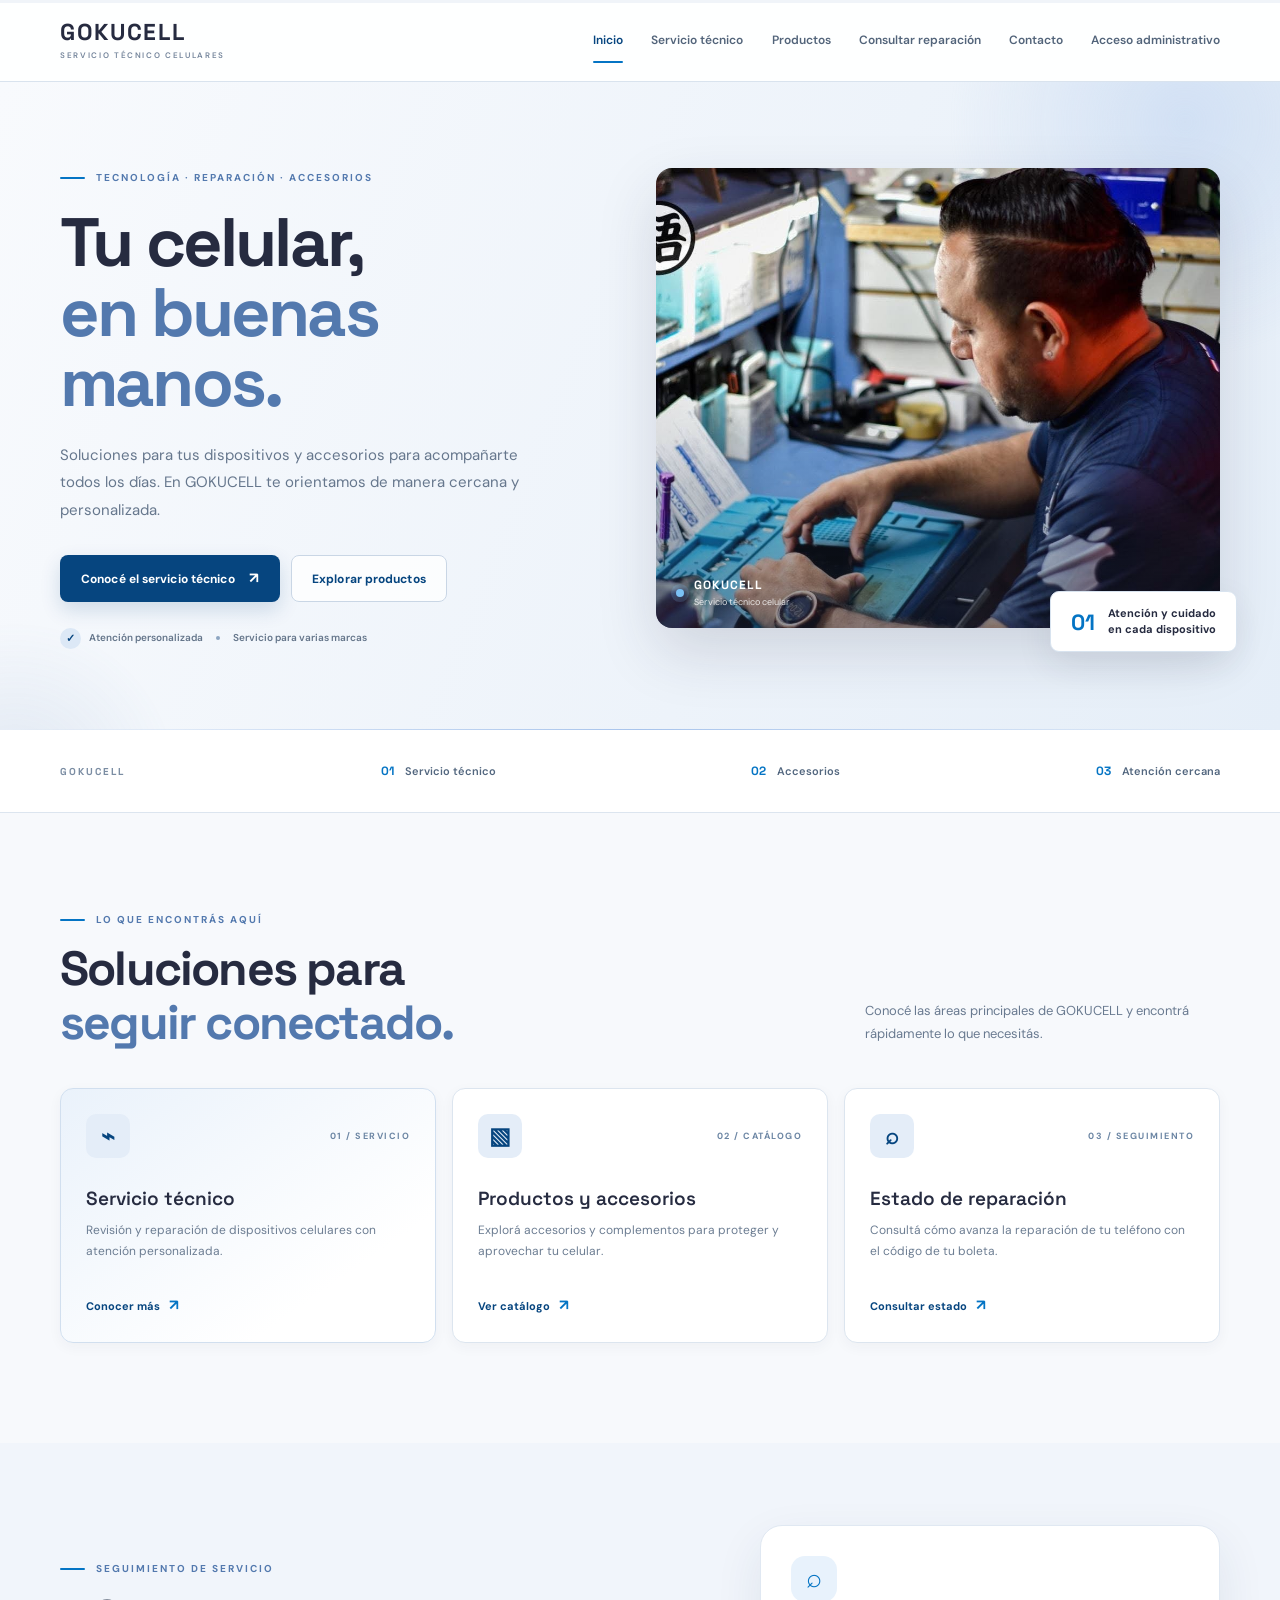
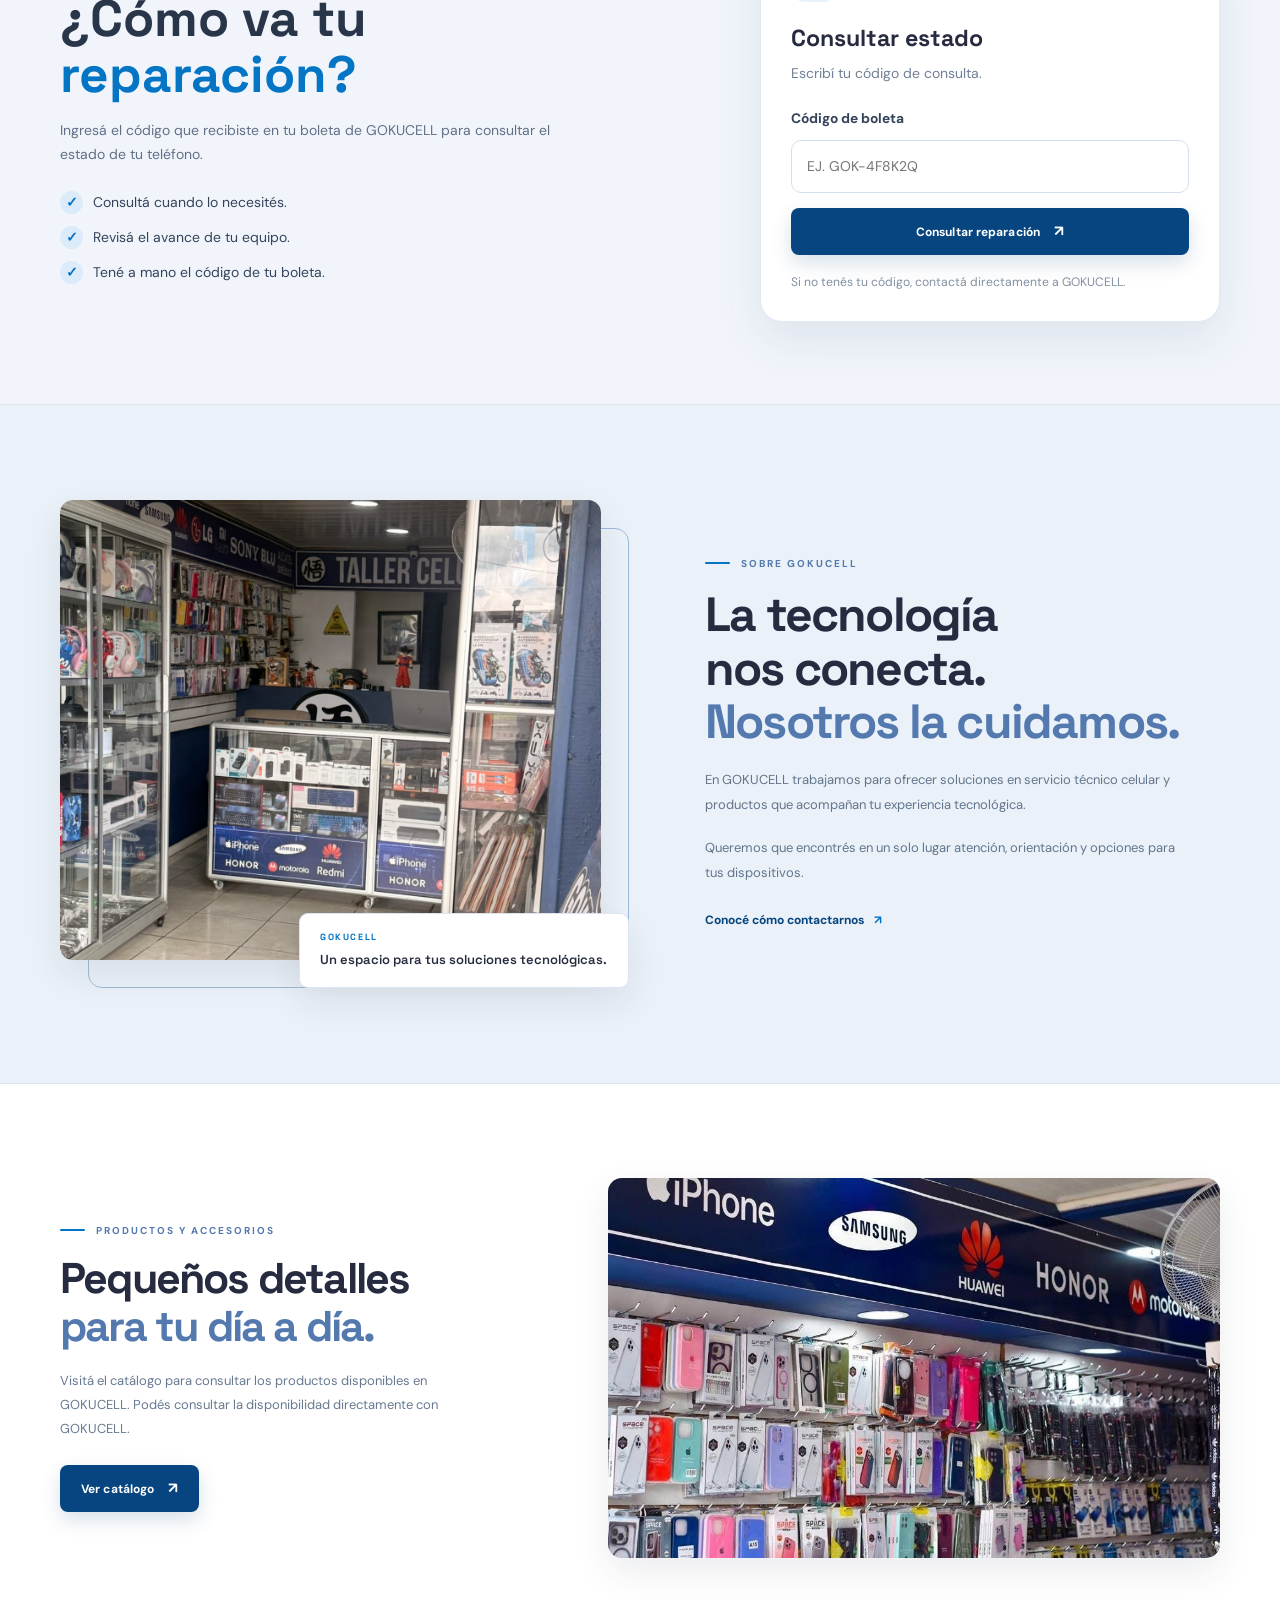
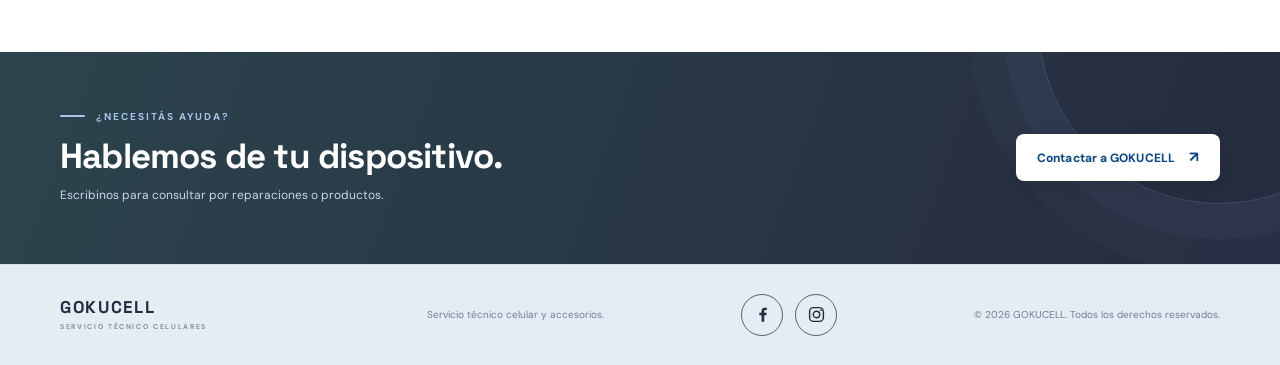
<file: index.html>
<!DOCTYPE html>
<html lang="es">
<head>
  <meta charset="UTF-8">
  <meta name="viewport" content="width=device-width, initial-scale=1.0">
  <meta name="description" content="GOKUCELL: servicio técnico celular, reparación y accesorios. Conocé nuestros servicios y accesorios.">
  <meta name="theme-color" content="#262B40">
  <title>GOKUCELL | Servicio técnico celular</title>
  <link rel="preconnect" href="https://fonts.googleapis.com">
  <link rel="preconnect" href="https://fonts.gstatic.com" crossorigin>
  <link href="https://fonts.googleapis.com/css2?family=DM+Sans:wght@400;500;600;700;800&family=Space+Grotesk:wght@500;600;700&display=swap" rel="stylesheet">
  <link rel="stylesheet" href="css/estilos.css">
</head>
<body class="public-page">
<header class="site-header">
  <div class="container nav-wrap">
    <a class="brand" href="index.html" aria-label="GOKUCELL inicio">
      <span class="brand-wordmark"><strong>GOKUCELL</strong><small>SERVICIO TÉCNICO CELULARES</small></span>
    </a>
    <button class="menu-toggle" type="button" aria-label="Abrir menú" aria-expanded="false"><span></span><span></span><span></span></button>
    <nav class="main-nav" aria-label="Navegación principal"><a class="active" href="index.html">Inicio</a>
<a href="paginas/servicio-tecnico.html">Servicio técnico</a>
<a href="paginas/productos.html">Productos</a>
<a href="#consulta-reparacion">Consultar reparación</a>
<a href="paginas/contacto.html">Contacto</a><a href="admin/login.html">Acceso administrativo</a></nav>
  </div>
</header>
<main>
  <section class="hero">
    <div class="hero-orb hero-orb-one"></div><div class="hero-orb hero-orb-two"></div>
    <div class="container hero-grid">
      <div class="hero-copy">
        <div class="eyebrow"><span class="eyebrow-line"></span> TECNOLOGÍA · REPARACIÓN · ACCESORIOS</div>
        <h1>Tu celular,<br><span>en buenas manos.</span></h1>
        <p class="hero-lead">Soluciones para tus dispositivos y accesorios para acompañarte todos los días. En GOKUCELL te orientamos de manera cercana y personalizada.</p>
        <div class="hero-actions">
          <a class="btn btn-primary" href="paginas/servicio-tecnico.html">Conocé el servicio técnico <span>↗</span></a>
          <a class="btn btn-secondary" href="paginas/productos.html">Explorar productos</a>
        </div>
        <div class="hero-meta">
          <span><i class="meta-check">✓</i> Atención personalizada</span>
          <span class="meta-separator"></span>
          <span>Servicio para varias marcas</span>
        </div>
      </div>
      <div class="hero-visual">
        <div class="hero-photo-wrap">
          <img class="hero-photo" src="img/taller-tecnico.jpg" alt="Técnico de GOKUCELL trabajando en la reparación de un celular" fetchpriority="high">
          <div class="hero-photo-label"><span class="photo-label-dot"></span><span><strong>GOKUCELL</strong><small>Servicio técnico celular</small></span></div>
        </div>
        <div class="hero-visual-caption"><span class="caption-mark">01</span><span>Atención y cuidado<br>en cada dispositivo</span></div>
      </div>
    </div>
    <div class="hero-bottom-glow"></div>
  </section>

  <section class="value-strip">
    <div class="container value-strip-inner">
      <span class="strip-label">GOKUCELL</span>
      <div><b>01</b><span>Servicio técnico</span></div>
      <div><b>02</b><span>Accesorios</span></div>
      <div><b>03</b><span>Atención cercana</span></div>
    </div>
  </section>

  <section class="section services-section" id="servicios">
    <div class="container">
      <div class="section-heading">
        <div><div class="eyebrow"><span class="eyebrow-line"></span> LO QUE ENCONTRÁS AQUÍ</div><h2>Soluciones para<br><span>seguir conectado.</span></h2></div>
        <p>Conocé las áreas principales de GOKUCELL y encontrá rápidamente lo que necesitás.</p>
      </div>
      <div class="service-cards">
        <a class="service-card service-card-feature" href="paginas/servicio-tecnico.html">
          <div class="service-card-top"><span class="card-icon">⌁</span><span class="card-number">01 / SERVICIO</span></div>
          <h3>Servicio técnico</h3><p>Revisión y reparación de dispositivos celulares con atención personalizada.</p><span class="card-link">Conocer más <b>↗</b></span>
        </a>
        <a class="service-card" href="paginas/productos.html">
          <div class="service-card-top"><span class="card-icon">▧</span><span class="card-number">02 / CATÁLOGO</span></div>
          <h3>Productos y accesorios</h3><p>Explorá accesorios y complementos para proteger y aprovechar tu celular.</p><span class="card-link">Ver catálogo <b>↗</b></span>
        </a>
        <a class="service-card" href="#consulta-reparacion">
          <div class="service-card-top"><span class="card-icon">⌕</span><span class="card-number">03 / SEGUIMIENTO</span></div>
          <h3>Estado de reparación</h3><p>Consultá cómo avanza la reparación de tu teléfono con el código de tu boleta.</p><span class="card-link">Consultar estado <b>↗</b></span>
        </a>
      </div>
    </div>
  </section>

  <section class="section repair-lookup-section" id="consulta-reparacion">
    <div class="container repair-lookup-grid">
      <div class="repair-lookup-copy">
        <div class="eyebrow"><span class="eyebrow-line"></span> SEGUIMIENTO DE SERVICIO</div>
        <h2>¿Cómo va tu<br><span>reparación?</span></h2>
        <p>Ingresá el código que recibiste en tu boleta de GOKUCELL para consultar el estado de tu teléfono.</p>
        <ul class="repair-lookup-points"><li>Consultá cuando lo necesités.</li><li>Revisá el avance de tu equipo.</li><li>Tené a mano el código de tu boleta.</li></ul>
      </div>
      <div class="repair-lookup-card">
        <div class="lookup-card-icon">⌕</div>
        <h3>Consultar estado</h3>
        <p>Escribí tu código de consulta.</p>
        <form id="repairLookupForm" class="repair-lookup-form">
          <label for="repairLookupCode">Código de boleta</label>
          <input id="repairLookupCode" name="code" type="text" placeholder="Ej. GOK-4F8K2Q" maxlength="20" autocomplete="off" required>
          <button class="btn btn-primary" type="submit">Consultar reparación <span>↗</span></button>
        </form>
        <div id="repairLookupResult" class="repair-lookup-result" aria-live="polite" hidden></div>
        <small class="lookup-note">Si no tenés tu código, contactá directamente a GOKUCELL.</small>
      </div>
    </div>
  </section>

  <section class="about-section">
    <div class="container about-grid">
      <div class="about-image-wrap">
        <img src="img/interior-local.jpg" alt="Interior del local GOKUCELL" loading="lazy">
        <div class="about-image-note"><span>GOKUCELL</span><b>Un espacio para tus soluciones tecnológicas.</b></div>
      </div>
      <div class="about-copy">
        <div class="eyebrow"><span class="eyebrow-line"></span> SOBRE GOKUCELL</div>
        <h2>La tecnología<br>nos conecta.<br><span>Nosotros la cuidamos.</span></h2>
        <p>En GOKUCELL trabajamos para ofrecer soluciones en servicio técnico celular y productos que acompañan tu experiencia tecnológica.</p>
        <p>Queremos que encontrés en un solo lugar atención, orientación y opciones para tus dispositivos.</p>
        <a class="text-link" href="paginas/contacto.html">Conocé cómo contactarnos <b>↗</b></a>
      </div>
    </div>
  </section>

  <section class="showcase-section">
    <div class="container showcase-grid">
      <div class="showcase-copy">
        <div class="eyebrow"><span class="eyebrow-line"></span> PRODUCTOS Y ACCESORIOS</div>
        <h2>Pequeños detalles<br><span>para tu día a día.</span></h2>
        <p>Visitá el catálogo para consultar los productos disponibles en GOKUCELL. Podés consultar la disponibilidad directamente con GOKUCELL.</p>
        <a class="btn btn-primary" href="paginas/productos.html">Ver catálogo <span>↗</span></a>
      </div>
      <div class="showcase-image-wrap"><img src="img/vitrina-accesorios.jpg" alt="Exhibición de productos y accesorios en GOKUCELL" loading="lazy"></div>
    </div>
  </section>

  <section class="contact-band">
    <div class="container contact-band-inner">
      <div><div class="eyebrow"><span class="eyebrow-line"></span> ¿NECESITÁS AYUDA?</div><h2>Hablemos de tu dispositivo.</h2><p>Escribinos para consultar por reparaciones o productos.</p></div>
      <a class="btn btn-light" href="paginas/contacto.html">Contactar a GOKUCELL <span>↗</span></a>
    </div>
  </section>
</main>
<footer class="site-footer">
  <div class="container footer-inner">
    <a class="brand footer-brand" href="index.html">
      <span class="brand-wordmark"><strong>GOKUCELL</strong><small>SERVICIO TÉCNICO CELULARES</small></span>
    </a>
    <p>Servicio técnico celular y accesorios.</p>

    <div class="footer-social" aria-label="Redes sociales de GOKUCELL">
      <a href="https://www.facebook.com/Goku.Cel/?locale=es_LA" target="_blank" rel="noopener noreferrer" aria-label="Facebook de GOKUCELL" title="Facebook">
        <svg viewBox="0 0 24 24" aria-hidden="true"><path d="M14.2 21v-8h2.7l.4-3.1h-3.1v-2c0-.9.3-1.5 1.6-1.5h1.7V3.6c-.3 0-1.3-.1-2.5-.1-2.5 0-4.2 1.5-4.2 4.3v2.1H8v3.1h2.8v8h3.4Z" fill="currentColor"/></svg>
      </a>
      <a href="https://www.instagram.com/gokucell4/" target="_blank" rel="noopener noreferrer" aria-label="Instagram de GOKUCELL" title="Instagram">
        <svg viewBox="0 0 24 24" aria-hidden="true"><rect x="3.3" y="3.3" width="17.4" height="17.4" rx="5" fill="none" stroke="currentColor" stroke-width="1.8"/><circle cx="12" cy="12" r="4.1" fill="none" stroke="currentColor" stroke-width="1.8"/><circle cx="17.7" cy="6.6" r="1.1" fill="currentColor"/></svg>
      </a>
    </div>
    <span class="copyright">© <span id="year"></span> GOKUCELL. Todos los derechos reservados.</span>
  </div>
</footer>
<script src="js/api.js"></script>
<script src="js/ui-effects.js"></script>
<script src="js/funciones.js"></script>
<script src="js/movimiento.js"></script>
<script src="js/whatsapp.js"></script>
<script src="js/consulta-reparacion.js"></script>
</body></html>
</file>
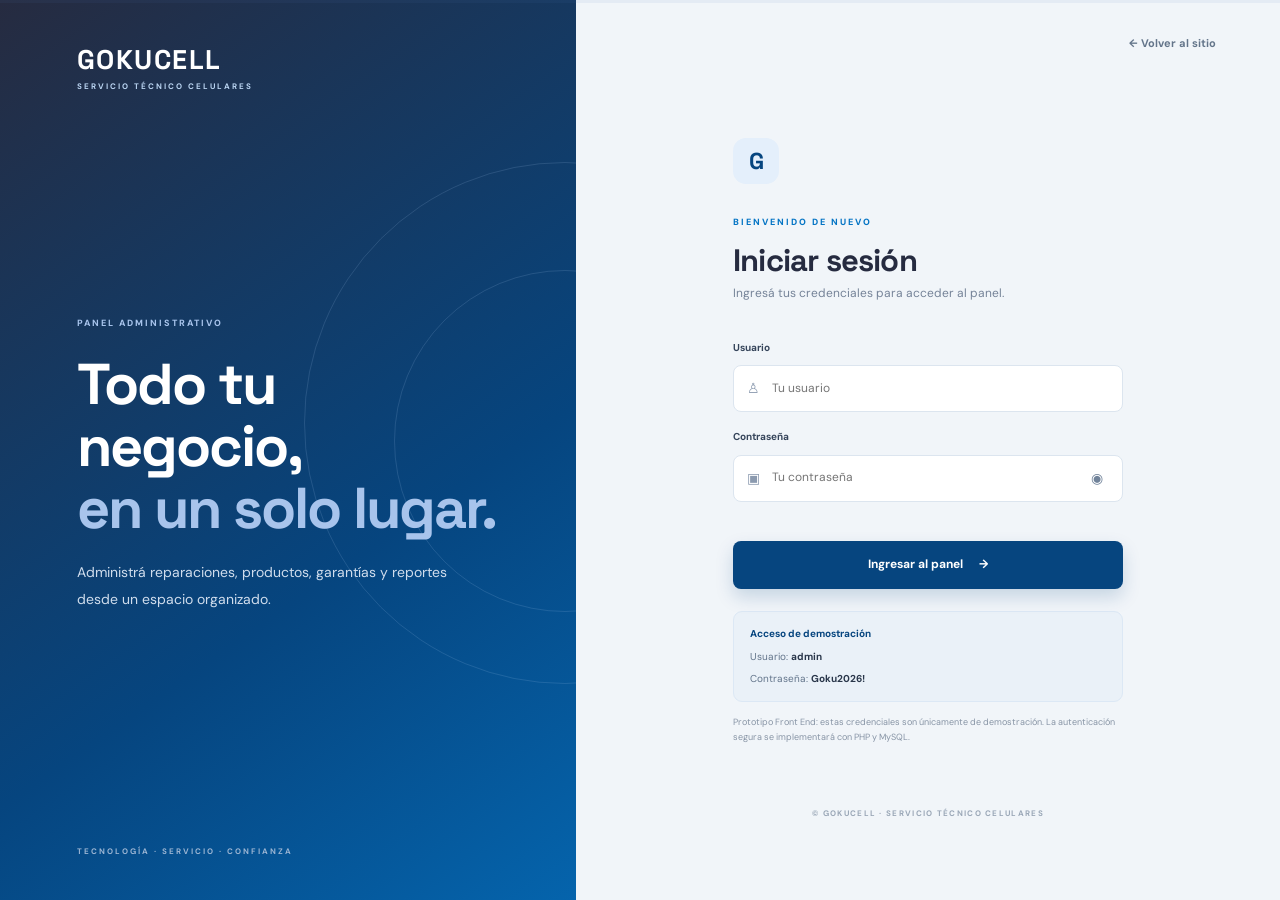
<file: admin/index.html>
<!DOCTYPE html>
<html lang="es"><head><meta charset="UTF-8"><meta name="viewport" content="width=device-width, initial-scale=1.0"><title>Panel administrativo | GOKUCELL</title>
<link rel="preconnect" href="https://fonts.googleapis.com"><link href="https://fonts.googleapis.com/css2?family=DM+Sans:wght@400;500;600;700;800&family=Space+Grotesk:wght@500;600;700&display=swap" rel="stylesheet"><link rel="stylesheet" href="../css/estilos.css"><script src="../js/auth.js"></script></head>
<body class="admin-body"><div class="admin-shell">
<aside class="admin-sidebar" aria-label="Menú administrativo">
<a class="brand admin-brand" href="../index.html"><span><strong>GOKUCELL</strong><small>PANEL ADMINISTRATIVO</small></span></a>
<div class="admin-store"><i class="store-status"></i>Panel del negocio</div><div class="admin-label">MENÚ PRINCIPAL</div>
<nav class="admin-menu">
<a class="active" href="index.html"><span>▦</span>Resumen</a><a href="telefonos.html"><span>▣</span>Teléfonos</a><a href="inventario.html"><span>▤</span>Inventario</a><a href="garantias.html"><span>◇</span>Garantías</a><a href="reportes.html"><span>▥</span>Reportes</a></nav>
<div class="admin-label">SISTEMA</div><nav class="admin-menu"><a href="../index.html"><span>↗</span>Ver sitio público</a><a href="#" data-gc-logout><span>⇥</span>Cerrar sesión</a></nav>
<div class="sidebar-bottom"><div class="sidebar-avatar">G</div><div><strong>GOKUCELL</strong><small>Administrador</small></div><span class="sidebar-dots">•••</span></div>
</aside>
<main class="admin-main">
<header class="admin-top"><button class="admin-mobile-toggle" type="button" aria-label="Abrir menú" aria-expanded="false">☰</button><div class="admin-breadcrumb"><span>GOKUCELL</span><b>/</b>Resumen</div><div class="admin-user"><span class="user-avatar">G</span><span><strong>Administrador</strong><small>Cuenta local</small></span></div></header>
<section class="admin-welcome"><div><div class="eyebrow"><i></i>CENTRO DE CONTROL</div><h1>¡Bienvenido a GOKUCELL!</h1><p>Este es el resumen general de la actividad de tu negocio.</p></div><a class="admin-primary-btn" href="telefonos.html">＋ Registrar teléfono</a></section>
<section class="admin-stat-grid">
<article class="admin-stat-card"><div class="stat-top"><span>Teléfonos en el taller</span><b class="stat-icon blue">▣</b></div><strong id="dashPhones">—</strong><small>Equipos actualmente registrados</small></article>
<article class="admin-stat-card"><div class="stat-top"><span>En reparación</span><b class="stat-icon orange">⌁</b></div><strong id="dashRepair">—</strong><small>Equipos en proceso de trabajo</small></article>
<article class="admin-stat-card"><div class="stat-top"><span>Listos para entregar</span><b class="stat-icon green">✓</b></div><strong id="dashReady">—</strong><small>Esperando ser retirados</small></article>
<article class="admin-stat-card"><div class="stat-top"><span>Productos registrados</span><b class="stat-icon purple">▤</b></div><strong id="dashProducts">0</strong><small>Artículos en el inventario</small></article></section>
<section class="admin-dashboard-grid">
<article class="admin-panel"><div class="admin-panel-heading"><div><h2>Últimos teléfonos</h2><p>Acceso rápido a los equipos registrados</p></div><a href="telefonos.html">Ver todos ↗</a></div>
<div class="admin-table-wrap"><table class="admin-table"><thead><tr><th>DISPOSITIVO</th><th>CLIENTE</th><th>ESTADO</th><th>INGRESO</th></tr></thead><tbody><tr><td colspan="4" class="empty-row"><span class="empty-symbol">▣</span><strong>Aún no hay teléfonos registrados</strong><small>Cuando agregués un equipo, aparecerá aquí.</small><a href="telefonos.html">Registrar primer teléfono ↗</a></td></tr></tbody></table></div></article>
<article class="admin-panel quick-panel"><div class="admin-panel-heading"><div><h2>Accesos rápidos</h2><p>Atajos para tareas frecuentes</p></div></div>
<a class="quick-link" href="telefonos.html"><span class="quick-icon blue">＋</span><span><strong>Registrar teléfono</strong><small>Agregar un equipo al taller</small></span><b>↗</b></a>
<a class="quick-link" href="inventario.html"><span class="quick-icon purple">▤</span><span><strong>Agregar producto</strong><small>Registrar un artículo nuevo</small></span><b>↗</b></a>
</article></section>
<div class="admin-footer-note"><i class="note-dot"></i>Prototipo Front End · Los datos de prueba se guardan localmente en este navegador.</div>
</main></div>
<script src="../js/api.js"></script>
<script src="../js/ui-effects.js"></script>
<script src="../js/dashboard.js"></script>
<script src="../js/admin-nav.js"></script><script src="../js/movimiento.js"></script>
</body></html>
</file>
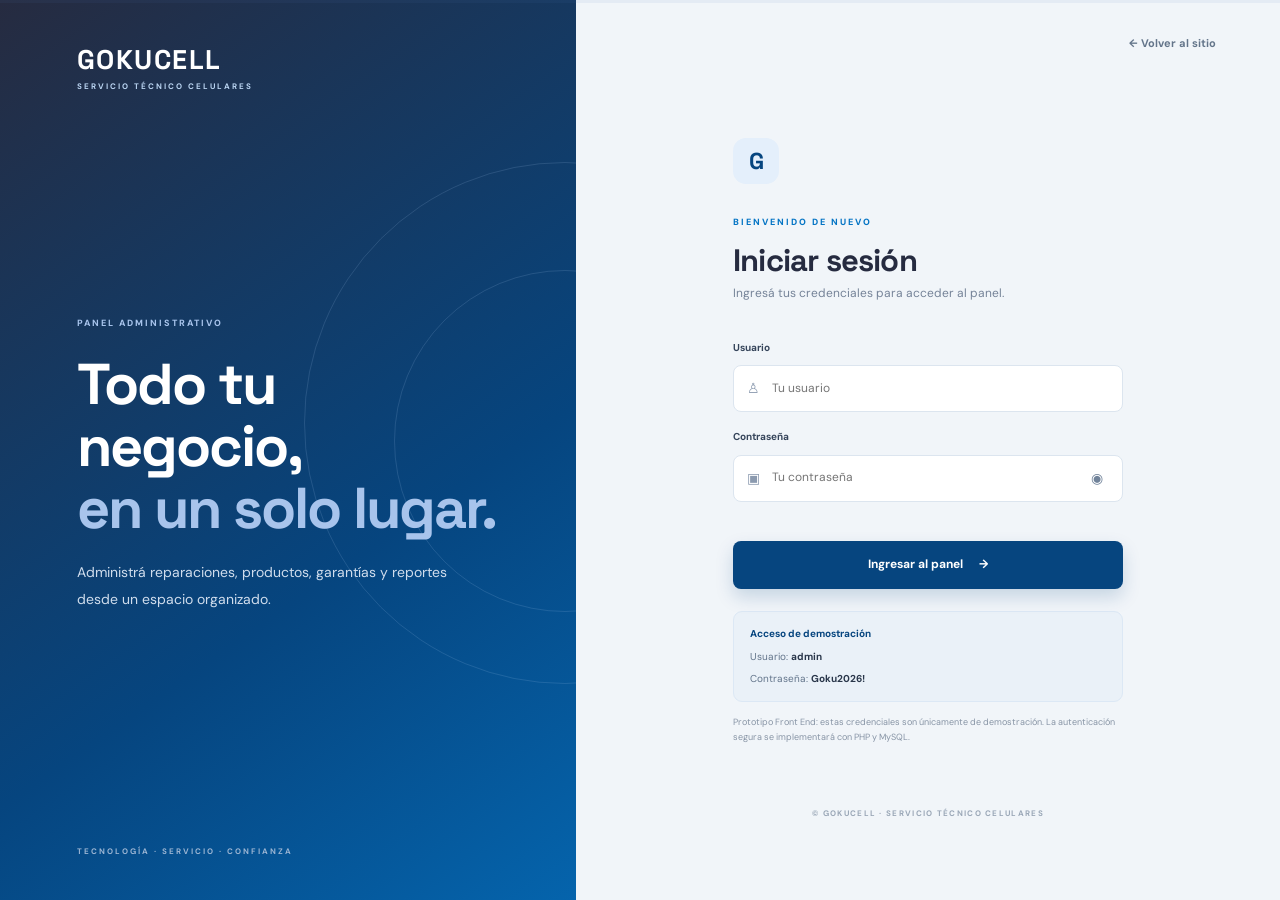
<file: admin/garantias.html>
<!DOCTYPE html><html lang="es"><head><meta charset="UTF-8"><meta name="viewport" content="width=device-width,initial-scale=1.0"><title>Garantías | GOKUCELL</title><link href="https://fonts.googleapis.com/css2?family=DM+Sans:wght@400;500;600;700&family=Space+Grotesk:wght@500;600;700&display=swap" rel="stylesheet"><link rel="stylesheet" href="../css/estilos.css"><script src="../js/auth.js"></script></head><body class="admin-body"><div class="admin-shell"><aside class="admin-sidebar" aria-label="Menú administrativo"><a class="brand admin-brand" href="index.html" aria-label="GOKUCELL, inicio del panel"><span><strong>GOKUCELL</strong><small>PANEL ADMINISTRATIVO</small></span></a><div class="admin-store"><i class="store-status"></i>Panel del negocio</div><div class="admin-label">MENÚ PRINCIPAL</div><nav class="admin-menu"><a href="index.html"><span>▦</span>Resumen</a><a href="telefonos.html"><span>▣</span>Teléfonos</a><a href="inventario.html"><span>▤</span>Inventario</a><a class="active" href="garantias.html"><span>◇</span>Garantías</a><a href="reportes.html"><span>▥</span>Reportes</a></nav><div class="admin-label">SISTEMA</div><nav class="admin-menu"><a href="../index.html"><span>↗</span>Ver sitio público</a><a href="#" data-gc-logout><span>⇥</span>Cerrar sesión</a></nav></aside><main class="admin-main"><header class="admin-top"><button class="admin-mobile-toggle" type="button" aria-label="Abrir menú" aria-expanded="false">☰</button><div class="admin-breadcrumb"><a href="index.html">GOKUCELL</a><b>/</b>Garantías</div><div class="admin-user"><span class="user-avatar">G</span><span><strong>Administrador</strong><small>Cuenta local</small></span></div></header>
<section class="admin-welcome"><div><div class="eyebrow"><i></i>SEGUIMIENTO DE SERVICIOS ENTREGADOS</div><h1>Garantías</h1><p>Cuando un teléfono se marca como entregado, su garantía aparece aquí automáticamente.</p></div><a class="phone-secondary-btn" href="telefonos.html">Ver teléfonos del taller ↗</a></section>
<section class="phone-stat-grid"><article class="phone-stat"><span class="phone-stat-icon blue">◇</span><div><small>Total de garantías</small><strong id="warTotal">0</strong></div></article><article class="phone-stat"><span class="phone-stat-icon green">✓</span><div><small>Vigentes</small><strong id="warActive">0</strong></div></article><article class="phone-stat"><span class="phone-stat-icon orange">◷</span><div><small>Por vencer (30 días)</small><strong id="warSoon">0</strong></div></article><article class="phone-stat"><span class="phone-stat-icon purple">—</span><div><small>Vencidas</small><strong id="warExpired">0</strong></div></article></section>
<section class="admin-panel phone-list-panel"><div class="phone-toolbar"><div><h2>Garantías de reparaciones</h2><p>Se crea una cobertura inicial de 1 mes a partir de la entrega. Podés ajustar cada caso.</p></div><div class="phone-filters"><label class="phone-search"><span>⌕</span><input id="warSearch" type="search" placeholder="Buscar cliente, teléfono o equipo..."></label><select id="warFilter"><option value="">Todos los estados</option><option>Vigente</option><option>Por vencer</option><option>Vencida</option></select></div></div>
<div class="phone-table-wrap"><table class="admin-table phone-table" id="warTable"><thead><tr><th>CLIENTE</th><th>TELÉFONO / SERVICIO</th><th>ENTREGADO</th><th>VENCE</th><th>TIEMPO</th><th>ESTADO</th><th>ACCIONES</th></tr></thead><tbody id="warRows"></tbody></table></div><div class="phone-empty" id="warEmpty"><span>◇</span><strong>Aún no hay garantías</strong><small>Al cambiar el estado de un teléfono a “Entregado”, su garantía aparecerá automáticamente.</small><a class="admin-primary-btn" href="telefonos.html">Ir a teléfonos</a></div></section>
<div class="admin-footer-note"><i class="note-dot"></i>Las garantías están vinculadas al registro original del teléfono. La información se almacena localmente en este prototipo.</div>
<div class="phone-modal-backdrop" id="warModal" aria-hidden="true"><section class="phone-modal" role="dialog" aria-modal="true" aria-labelledby="warModalTitle"><header class="phone-modal-header"><div><div class="eyebrow"><i></i>EDITAR COBERTURA</div><h2 id="warModalTitle">Editar garantía</h2><p>Podés ajustar el cliente, el equipo, las fechas y el período otorgado.</p></div><button class="phone-close" id="warClose" type="button" aria-label="Cerrar">×</button></header><form id="warForm"><input type="hidden" id="warId"><div class="phone-form-grid"><label>Nombre del cliente *<input id="warClient" required maxlength="100"></label><label>Contacto<input id="warContact" maxlength="25"></label><label>Teléfono / servicio *<input id="warItem" required maxlength="120"></label><label>Fecha de entrega *<input id="warStart" type="date" required></label><label>Duración (meses) *<input id="warDuration" type="number" min="0" max="120" step="1" required><small class="field-help">Al cambiarla, se actualizará el vencimiento sugerido.</small></label><label>Fecha de vencimiento *<input id="warEnd" type="date" required></label><label class="full-field">Observaciones<textarea id="warNotes" rows="3" maxlength="500" placeholder="Condiciones o notas de la garantía..."></textarea></label></div><div class="phone-form-actions"><button class="phone-secondary-btn" id="warCancel" type="button">Cancelar</button><button class="admin-primary-btn" type="submit">Guardar cambios</button></div></form></section></div>
</main></div>
<script src="../js/api.js"></script>
<script src="../js/ui-effects.js"></script>
<script src="../js/garantias.js"></script>
<script src="../js/admin-nav.js"></script>
<script src="../js/movimiento.js"></script>
</body>
</html>
</file>
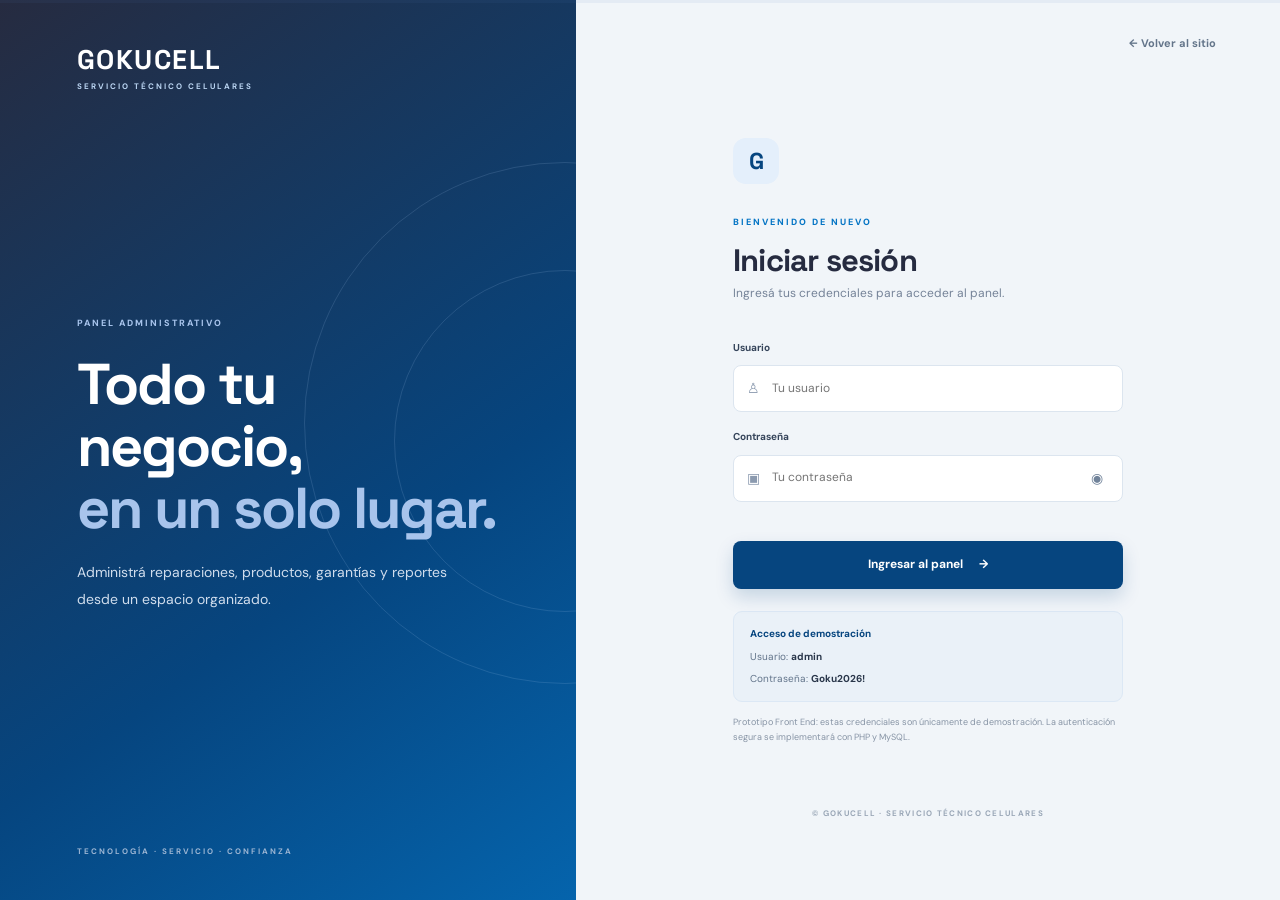
<file: admin/inventario.html>
<!DOCTYPE html>
<html lang="es"><head><meta charset="UTF-8"><meta name="viewport" content="width=device-width, initial-scale=1.0">
<title>Inventario | GOKUCELL</title>
<link href="https://fonts.googleapis.com/css2?family=DM+Sans:wght@400;500;600;700&family=Space+Grotesk:wght@500;600;700&display=swap" rel="stylesheet">
<link rel="stylesheet" href="../css/estilos.css"><script src="../js/auth.js"></script></head><body class="admin-body">
<div class="admin-shell"><aside class="admin-sidebar" aria-label="Menú administrativo">
<a class="brand admin-brand" href="index.html" aria-label="GOKUCELL, inicio del panel"><span><strong>GOKUCELL</strong><small>PANEL ADMINISTRATIVO</small></span></a>
<div class="admin-store"><i class="store-status"></i>Panel del negocio</div><div class="admin-label">MENÚ PRINCIPAL</div>
<nav class="admin-menu">
<a href="index.html"><span>▦</span>Resumen</a><a href="telefonos.html"><span>▣</span>Teléfonos</a>
<a href="inventario.html" class="active"><span>▤</span>Inventario</a>
<a href="garantias.html" class=""><span>◇</span>Garantías</a><a href="reportes.html" class=""><span>▥</span>Reportes</a></nav>
<div class="admin-label">SISTEMA</div><nav class="admin-menu"><a href="../index.html"><span>↗</span>Ver sitio público</a><a href="#" data-gc-logout><span>⇥</span>Cerrar sesión</a></nav></aside>
<main class="admin-main"><header class="admin-top"><button class="admin-mobile-toggle" type="button" aria-label="Abrir menú" aria-expanded="false">☰</button><div class="admin-breadcrumb"><a href="index.html">GOKUCELL</a><b>/</b>Inventario</div>
<div class="admin-user"><span class="user-avatar">G</span><span><strong>Administrador</strong><small>Cuenta local</small></span></div></header>
<section class="admin-welcome"><div><div class="eyebrow"><i></i>MÓDULO DE GESTIÓN</div><h1>Inventario</h1><p>Controlá los productos, accesorios y existencias del negocio.</p></div><button class="admin-primary-btn" id="invAdd" type="button">＋ Agregar producto</button></section>

<section class="phone-stat-grid">
 <article class="phone-stat"><span class="phone-stat-icon blue">▤</span><div><small>Productos registrados</small><strong id="invTotal">0</strong></div></article>
 <article class="phone-stat"><span class="phone-stat-icon orange">!</span><div><small>Stock bajo</small><strong id="invLow">0</strong></div></article>
 <article class="phone-stat"><span class="phone-stat-icon purple">$</span><div><small>Valor del inventario</small><strong id="invValue">₡0</strong></div></article>
 <article class="phone-stat"><span class="phone-stat-icon green">✓</span><div><small>Disponibles</small><strong id="invAvailable">0</strong></div></article>
</section>
<section class="admin-panel phone-list-panel"><div class="phone-toolbar"><div><h2>Productos y accesorios</h2><p>Controlá existencias, costos y precios de venta.</p></div><div class="phone-filters"><label class="phone-search"><span>⌕</span><input id="invSearch" type="search" placeholder="Buscar producto o código..."></label><select id="invCategory"><option value="">Todas las categorías</option><option>Estuches</option><option>Cargadores</option><option>Cables</option><option>Audífonos</option><option>Protectores</option><option>Power banks</option><option>Bocinas</option><option>Cargadores inalámbricos</option><option>Pilas</option><option>Repuestos</option><option>Otros</option></select></div></div>
<div class="phone-table-wrap"><table class="admin-table phone-table" id="invTable"><thead><tr><th>PRODUCTO</th><th>CÓDIGO</th><th>CATEGORÍA</th><th>EXISTENCIAS</th><th>PRECIO VENTA</th><th>ESTADO</th><th>ACCIONES</th></tr></thead><tbody id="invRows"></tbody></table></div>
<div class="phone-empty" id="invEmpty"><span>▤</span><strong>No hay productos registrados</strong><small>Agregá el primer producto al inventario.</small><button class="admin-primary-btn" id="invEmptyAdd" type="button">＋ Agregar producto</button></div></section>
<div class="admin-footer-note"><i class="note-dot"></i>Prototipo Front End: datos guardados en este navegador. La integración PHP/MySQL se realizará posteriormente.</div>
<div class="phone-modal-backdrop" id="invModal" aria-hidden="true"><section class="phone-modal" role="dialog" aria-modal="true"><header class="phone-modal-header"><div><div class="eyebrow"><i></i>CONTROL DE EXISTENCIAS</div><h2 id="invModalTitle">Agregar producto</h2><p>Registrá los datos del artículo.</p></div><button class="phone-close" id="invClose" type="button">×</button></header>
<form id="invForm"><input type="hidden" id="invId"><div class="phone-form-grid">
<label>Nombre del producto *<input id="invName" required maxlength="90" placeholder="Ej. Cargador tipo C"></label>
<label>Código / SKU<input id="invCode" maxlength="40" placeholder="Ej. CG-001"></label>
<label>Categoría *<select id="invCat" required><option value="">Seleccionar</option><option>Estuches</option><option>Cargadores</option><option>Cables</option><option>Audífonos</option><option>Protectores</option><option>Power banks</option><option>Bocinas</option><option>Cargadores inalámbricos</option><option>Pilas</option><option>Repuestos</option><option>Otros</option></select></label>
<label>Marca<input id="invBrand" maxlength="60" placeholder="Ej. Samsung"></label>
<label>Cantidad disponible *<input id="invQty" type="number" min="0" step="1" required></label>
<label>Stock mínimo<input id="invMin" type="number" min="0" step="1" value="3"></label>
<label>Precio de compra (₡) *<input id="invCost" type="number" min="0" step="0.01" required></label>
<label>Precio de venta (₡) *<input id="invPrice" type="number" min="0" step="0.01" required></label><label class="full-field">Fotografía del producto<input id="invPhoto" type="file" accept="image/*"><small class="field-help">Subí una imagen clara del producto. Se mostrará también en el catálogo público.</small><img id="invPhotoPreview" class="product-photo-preview" alt="Vista previa de la fotografía del producto" hidden></label>
</div><div class="phone-form-actions"><button class="phone-secondary-btn" id="invCancel" type="button">Cancelar</button><button class="admin-primary-btn" type="submit">Guardar producto</button></div></form></section></div>
</main></div>
<script src="../js/api.js"></script>
<script src="../js/ui-effects.js"></script>
<script src="../js/inventario.js"></script>

<script src="../js/admin-nav.js"></script><script src="../js/movimiento.js"></script></body></html>
</file>
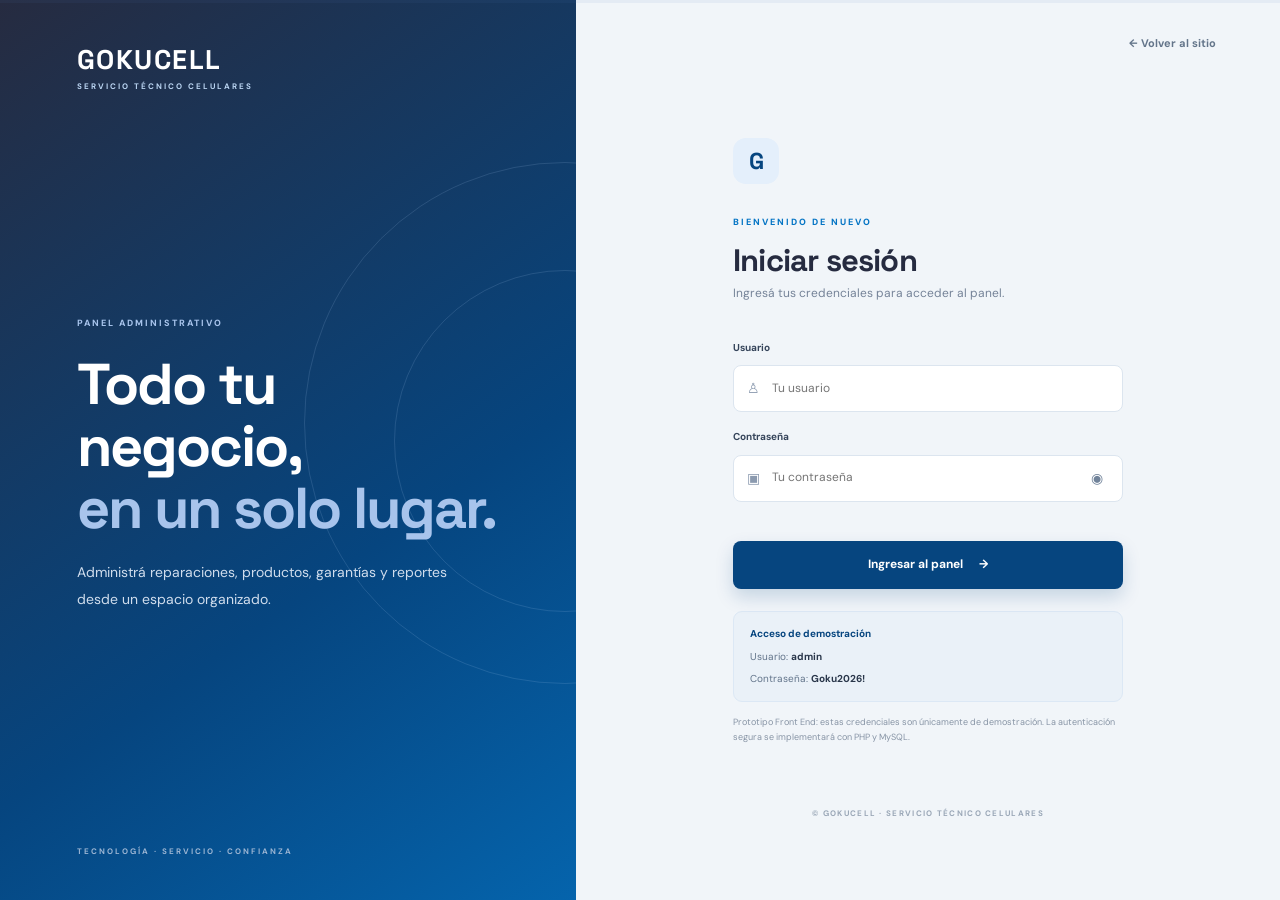
<file: admin/login.html>
<!DOCTYPE html>
<html lang="es"><head><meta charset="UTF-8"><meta name="viewport" content="width=device-width, initial-scale=1.0"><meta name="theme-color" content="#262B40"><title>Iniciar sesión | GOKUCELL</title><link rel="preconnect" href="https://fonts.googleapis.com"><link href="https://fonts.googleapis.com/css2?family=DM+Sans:wght@400;500;600;700;800&family=Space+Grotesk:wght@500;600;700&display=swap" rel="stylesheet"><link rel="stylesheet" href="../css/estilos.css"></head>
<body class="gc-login-body"><main class="gc-login-layout"><section class="gc-login-aside"><a class="gc-login-brand" href="../index.html"><strong>GOKUCELL</strong><span>SERVICIO TÉCNICO CELULARES</span></a><div class="gc-login-aside-copy"><span class="gc-login-kicker">PANEL ADMINISTRATIVO</span><h1>Todo tu negocio,<br><em>en un solo lugar.</em></h1><p>Administrá reparaciones, productos, garantías y reportes desde un espacio organizado.</p></div><div class="gc-login-aside-foot">TECNOLOGÍA · SERVICIO · CONFIANZA</div></section><section class="gc-login-main"><a class="gc-login-back" href="../index.html">← Volver al sitio</a><div class="gc-login-card"><div class="gc-login-symbol">G</div><span class="gc-login-kicker">BIENVENIDO DE NUEVO</span><h2>Iniciar sesión</h2><p class="gc-login-subtitle">Ingresá tus credenciales para acceder al panel.</p><form id="gcLoginForm" novalidate><label for="loginUser">Usuario</label><div class="gc-login-input-wrap"><span>♙</span><input id="loginUser" name="username" autocomplete="username" placeholder="Tu usuario" required></div><label for="loginPassword">Contraseña</label><div class="gc-login-input-wrap"><span>▣</span><input id="loginPassword" name="password" type="password" autocomplete="current-password" placeholder="Tu contraseña" required><button type="button" id="togglePassword" aria-label="Mostrar contraseña">◉</button></div><p class="gc-login-error" id="loginError" role="alert" aria-live="polite"></p><button class="gc-login-submit" type="submit">Ingresar al panel <span>→</span></button></form><div class="gc-login-demo"><strong>Acceso de demostración</strong><span>Usuario: <b>admin</b></span><span>Contraseña: <b>Goku2026!</b></span></div><p class="gc-login-note">Prototipo Front End: estas credenciales son únicamente de demostración. La autenticación segura se implementará con PHP y MySQL.</p></div><footer class="gc-login-footer">© GOKUCELL · SERVICIO TÉCNICO CELULARES</footer></section></main><script src="../js/auth.js"></script><script src="../js/movimiento.js"></script></body></html>
</file>
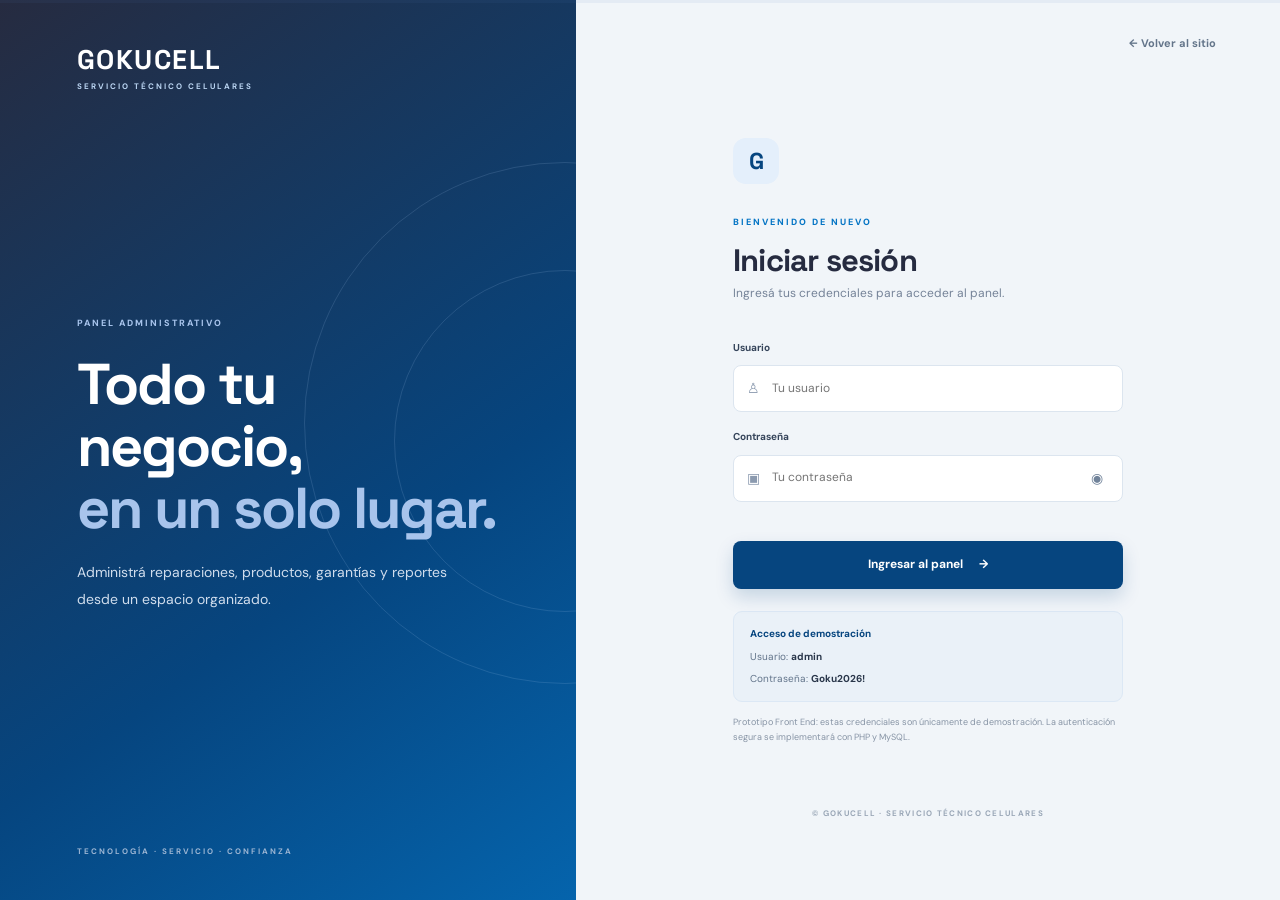
<file: admin/reportes.html>
<!DOCTYPE html>
<html lang="es"><head><meta charset="UTF-8"><meta name="viewport" content="width=device-width, initial-scale=1.0">
<title>Reportes | GOKUCELL</title>
<link href="https://fonts.googleapis.com/css2?family=DM+Sans:wght@400;500;600;700&family=Space+Grotesk:wght@500;600;700&display=swap" rel="stylesheet">
<link rel="stylesheet" href="../css/estilos.css"><script src="../js/auth.js"></script></head><body class="admin-body">
<div class="admin-shell"><aside class="admin-sidebar" aria-label="Menú administrativo">
<a class="brand admin-brand" href="index.html" aria-label="GOKUCELL, inicio del panel"><span><strong>GOKUCELL</strong><small>PANEL ADMINISTRATIVO</small></span></a>
<div class="admin-store"><i class="store-status"></i>Panel del negocio</div><div class="admin-label">MENÚ PRINCIPAL</div>
<nav class="admin-menu">
<a href="index.html"><span>▦</span>Resumen</a><a href="telefonos.html"><span>▣</span>Teléfonos</a>
<a href="inventario.html" class=""><span>▤</span>Inventario</a>
<a href="garantias.html" class=""><span>◇</span>Garantías</a><a href="reportes.html" class="active"><span>▥</span>Reportes</a></nav>
<div class="admin-label">SISTEMA</div><nav class="admin-menu"><a href="../index.html"><span>↗</span>Ver sitio público</a><a href="#" data-gc-logout><span>⇥</span>Cerrar sesión</a></nav></aside>
<main class="admin-main"><header class="admin-top"><button class="admin-mobile-toggle" type="button" aria-label="Abrir menú" aria-expanded="false">☰</button><div class="admin-breadcrumb"><a href="index.html">GOKUCELL</a><b>/</b>Reportes</div>
<div class="admin-user"><span class="user-avatar">G</span><span><strong>Administrador</strong><small>Cuenta local</small></span></div></header>
<section class="admin-welcome"><div><div class="eyebrow"><i></i>MÓDULO DE GESTIÓN</div><h1>Reportes</h1><p>Consultá resúmenes de la actividad del negocio.</p></div></section>

<section class="phone-stat-grid"><article class="phone-stat"><span class="phone-stat-icon blue">▣</span><div><small>Equipos registrados</small><strong id="repPhones">0</strong></div></article><article class="phone-stat"><span class="phone-stat-icon green">▤</span><div><small>Productos en inventario</small><strong id="repProducts">0</strong></div></article><article class="phone-stat"><span class="phone-stat-icon purple">♙</span><div><small>Teléfonos entregados</small><strong id="repDelivered">0</strong></div></article><article class="phone-stat"><span class="phone-stat-icon orange">◇</span><div><small>Garantías vigentes</small><strong id="repWarranties">0</strong></div></article></section>
<section class="admin-panel report-panel"><div class="phone-toolbar"><div><h2>Resumen de actividad</h2><p>Indicadores calculados a partir de los registros de este navegador.</p></div><div class="phone-filters"><button class="phone-secondary-btn" id="refreshReports" type="button">↻ Actualizar</button><button class="admin-primary-btn" id="printReports" type="button">Imprimir / Guardar PDF</button></div></div>
<div class="report-content"><div class="report-block"><h3>Estado de los teléfonos</h3><div id="phoneReport" class="report-bars"></div></div><div class="report-block"><h3>Inventario y alertas</h3><div id="stockReport" class="report-summary-list"></div></div><div class="report-block"><h3>Garantías</h3><div id="warrantyReport" class="report-summary-list"></div></div></div>
</section>
<div class="admin-footer-note"><i class="note-dot"></i>Los reportes reflejan los datos de prueba almacenados localmente. Se conectarán a MySQL en la siguiente etapa.</div>
</main></div>
<script src="../js/api.js"></script>
<script src="../js/ui-effects.js"></script>
<script src="../js/reportes.js"></script>

<script src="../js/admin-nav.js"></script><script src="../js/movimiento.js"></script></body></html>
</file>
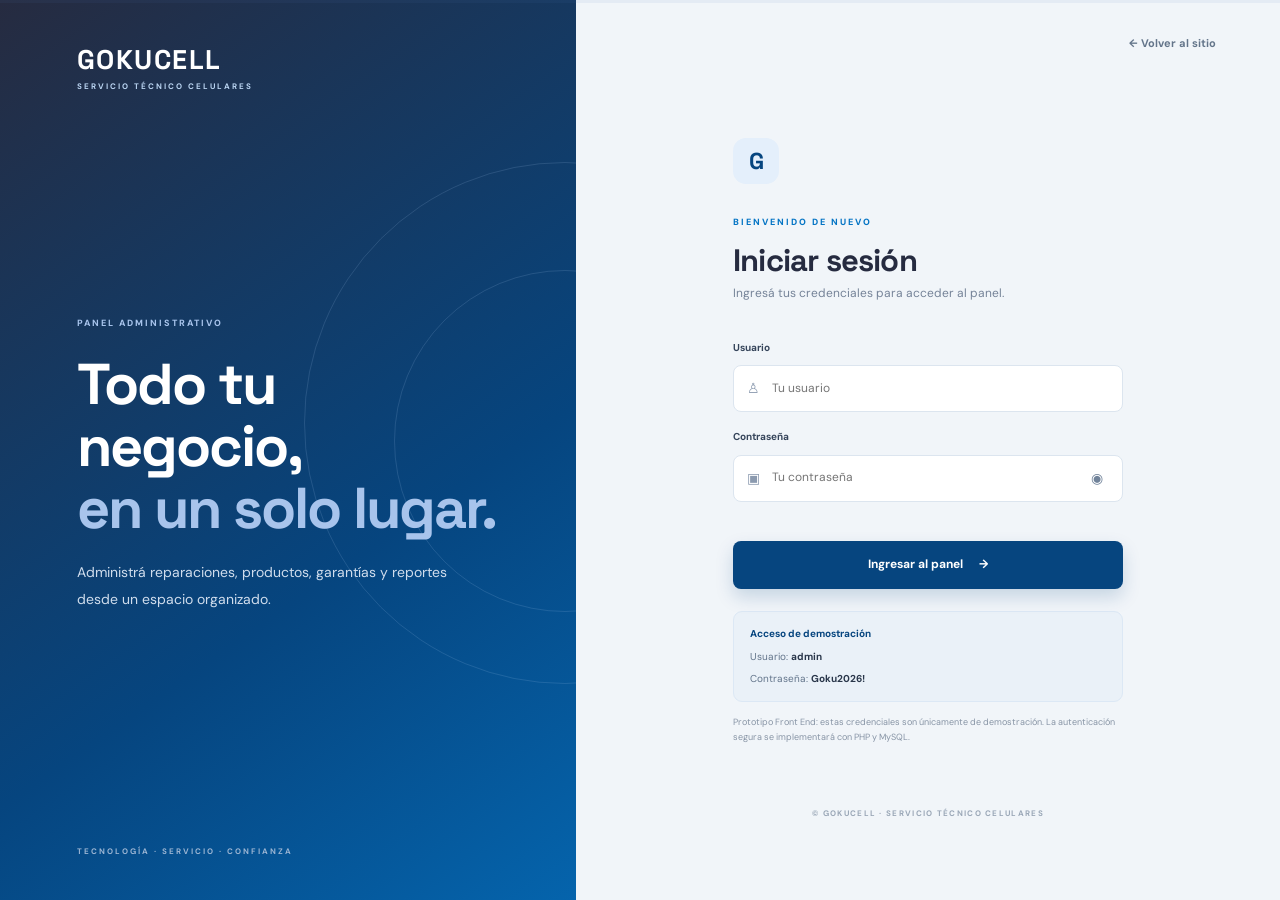
<file: admin/telefonos.html>
<!DOCTYPE html>
<html lang="es">
<head>
  <meta charset="UTF-8">
  <meta name="viewport" content="width=device-width, initial-scale=1.0">
  <title>Teléfonos | GOKUCELL</title>
  <link href="https://fonts.googleapis.com/css2?family=DM+Sans:wght@400;500;600;700&family=Space+Grotesk:wght@500;600;700&display=swap" rel="stylesheet">
  <link rel="stylesheet" href="../css/estilos.css">
<script src="../js/auth.js"></script></head>
<body class="admin-body">
<div class="admin-shell">
  <aside class="admin-sidebar" aria-label="Menú administrativo">
    <a class="brand admin-brand" href="index.html" aria-label="GOKUCELL, inicio del panel"><span><strong>GOKUCELL</strong><small>PANEL ADMINISTRATIVO</small></span></a>
    <div class="admin-store"><i class="store-status"></i>Panel del negocio</div>
    <div class="admin-label">MENÚ PRINCIPAL</div>
    <nav class="admin-menu">
      <a href="index.html"><span>▦</span>Resumen</a>
      <a class="active" href="telefonos.html"><span>▣</span>Teléfonos</a>
      <a href="inventario.html"><span>▤</span>Inventario</a>
      
      <a href="garantias.html"><span>◇</span>Garantías</a>
      <a href="reportes.html"><span>▥</span>Reportes</a>
    </nav>
    <div class="admin-label">SISTEMA</div>
    <nav class="admin-menu"><a href="../index.html"><span>↗</span>Ver sitio público</a><a href="#" data-gc-logout><span>⇥</span>Cerrar sesión</a></nav>
  </aside>

  <main class="admin-main">
    <header class="admin-top"><button class="admin-mobile-toggle" type="button" aria-label="Abrir menú" aria-expanded="false">☰</button>
      <div class="admin-breadcrumb"><a href="index.html">GOKUCELL</a><b>/</b>Teléfonos</div>
      <div class="admin-user"><span class="user-avatar">G</span><span><strong>Administrador</strong><small>Cuenta local</small></span></div>
    </header>

    <section class="admin-welcome phone-welcome">
      <div><div class="eyebrow"><i></i>MÓDULO DE GESTIÓN</div><h1>Teléfonos</h1><p>Controlá los equipos que ingresan al taller y consultá su estado en todo momento.</p></div>
      <button class="admin-primary-btn" id="newPhoneBtn" type="button">＋ Registrar teléfono</button>
    </section>

    <section class="phone-stat-grid" aria-label="Resumen de teléfonos">
      <article class="phone-stat"><span class="phone-stat-icon blue">▣</span><div><small>Total registrados</small><strong id="totalCount">0</strong></div></article>
      <article class="phone-stat"><span class="phone-stat-icon orange">◷</span><div><small>En revisión</small><strong id="reviewCount">0</strong></div></article>
      <article class="phone-stat"><span class="phone-stat-icon purple">⚙</span><div><small>En reparación</small><strong id="repairCount">0</strong></div></article>
      <article class="phone-stat"><span class="phone-stat-icon green">✓</span><div><small>Listos para entregar</small><strong id="readyCount">0</strong></div></article>
    </section>

    <section class="admin-panel phone-list-panel">
      <div class="phone-toolbar">
        <div><h2>Equipos del taller</h2><p>Consultá, filtrá y actualizá los registros.</p></div>
        <div class="phone-filters">
          <label class="phone-search"><span>⌕</span><input id="phoneSearch" type="search" placeholder="Buscar cliente, teléfono o modelo..." aria-label="Buscar teléfonos"></label>
          <select id="statusFilter" aria-label="Filtrar por estado"><option value="">Todos los estados</option><option>Recibido</option><option>En revisión</option><option>En reparación</option><option>Listo para entregar</option><option>Entregado</option></select>
        </div>
      </div>
      <div class="phone-table-wrap">
        <table class="admin-table phone-table">
          <thead><tr><th>EQUIPO</th><th>CLIENTE</th><th>INGRESO</th><th>ESTADO</th><th>CONTACTO</th><th>ACCIONES</th></tr></thead>
          <tbody id="phoneTableBody"></tbody>
        </table>
      </div>
      <div class="phone-empty" id="phoneEmpty"><span>▣</span><strong>No hay teléfonos registrados</strong><small>Cuando agregués un equipo, aparecerá en esta lista.</small><button class="admin-primary-btn" id="emptyAddBtn" type="button">＋ Registrar primer teléfono</button></div>
    </section>

    <div class="admin-footer-note"><i class="note-dot"></i>Prototipo Front End: los registros de prueba se guardan en este navegador. La conexión PHP/MySQL se integrará posteriormente.</div>
  </main>
</div>

<div class="phone-modal-backdrop" id="phoneModal" aria-hidden="true">
  <section class="phone-modal" role="dialog" aria-modal="true" aria-labelledby="modalTitle">
    <header class="phone-modal-header"><div><div class="eyebrow"><i></i>REGISTRO DE TALLER</div><h2 id="modalTitle">Registrar teléfono</h2><p>Completá la información del equipo recibido.</p></div><button class="phone-close" id="closeModalBtn" type="button" aria-label="Cerrar">×</button></header>
    <form id="phoneForm">
      <input type="hidden" id="phoneId">
      <div class="phone-form-grid">
        <label>Nombre del cliente *<input id="customerName" required maxlength="90" placeholder="Ej. Carlos Rodríguez"></label>
        <label>Teléfono de contacto *<input id="customerPhone" required type="tel" maxlength="25" placeholder="Ej. 8888-8888"></label>
        <label>Marca *<select id="phoneBrand" required><option value="">Seleccionar marca</option><option>Apple</option><option>Samsung</option><option>Motorola</option><option>Xiaomi</option><option>Huawei</option><option>Honor</option><option>OPPO</option><option>Realme</option><option>Otra</option></select></label>
        <label>Modelo *<input id="phoneModel" required maxlength="70" placeholder="Ej. iPhone 13 Pro"></label>
        <label>Fecha de ingreso *<input id="receivedDate" type="date" required></label>
        <label>Estado del equipo<select id="phoneStatus"><option>Recibido</option><option>En revisión</option><option>En reparación</option><option>Listo para entregar</option><option>Entregado</option></select></label>
        <label class="full-field">Problema reportado *<textarea id="phoneProblem" required rows="3" maxlength="500" placeholder="Describí la falla que indica el cliente..."></textarea></label>
        <label class="full-field">Diagnóstico / notas<textarea id="phoneDiagnosis" rows="3" maxlength="500" placeholder="Anotá observaciones o diagnóstico técnico (opcional)..."></textarea></label>
        <label class="full-field">Fotografía del equipo <input id="phonePhoto" type="file" accept="image/*"><small class="field-help">Opcional. La imagen se utiliza como referencia visual en este prototipo.</small><img id="photoPreview" class="phone-photo-preview" alt="Vista previa de la fotografía del equipo" hidden></label>
      </div>
      <div class="phone-form-actions"><button class="phone-secondary-btn" id="cancelModalBtn" type="button">Cancelar</button><button class="admin-primary-btn" type="submit">Guardar registro</button></div>
    </form>
  </section>
</div>

<div class="phone-modal-backdrop" id="detailModal" aria-hidden="true">
  <section class="phone-modal phone-detail-modal" role="dialog" aria-modal="true" aria-labelledby="detailTitle">
    <header class="phone-modal-header"><div><div class="eyebrow"><i></i>FICHA DEL EQUIPO</div><h2 id="detailTitle">Detalle del teléfono</h2><p>Información registrada en el taller.</p></div><button class="phone-close" id="closeDetailBtn" type="button" aria-label="Cerrar">×</button></header>
    <div id="phoneDetailContent"></div>
  </section>
</div>
   <script src="../js/api.js"></script>
   <script src="../js/ui-effects.js"></script>
   <script src="../js/telefonos.js"></script>

<script src="../js/admin-nav.js"></script><script src="../js/movimiento.js"></script></body>
</html>
</file>
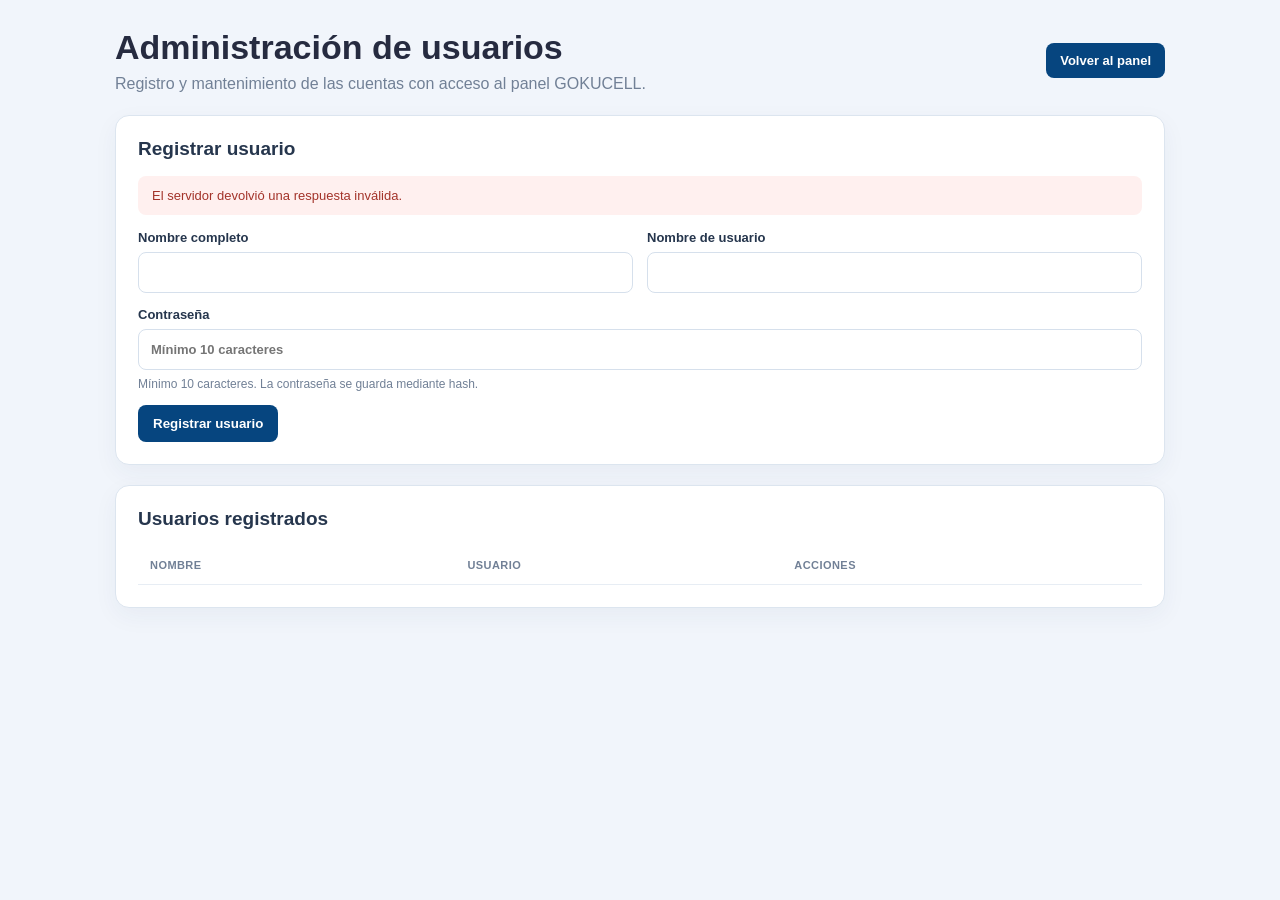
<file: admin/usuarios.html>
<!DOCTYPE html>
<html lang="es">
<head>
  <meta charset="UTF-8">
  <meta name="viewport" content="width=device-width, initial-scale=1.0">
  <title>Administrar usuarios | GOKUCELL</title>
  <style>
    :root{font-family:Arial,Helvetica,sans-serif;color:#26364d;background:#f1f5fb}
    *{box-sizing:border-box}
    body{margin:0;padding:28px 16px}
    .contenedor{max-width:1050px;margin:auto}
    .encabezado{display:flex;align-items:center;justify-content:space-between;gap:16px;margin-bottom:22px}
    h1{margin:0;color:#262b40;font-size:clamp(24px,4vw,34px)}
    .subtitulo{margin:8px 0 0;color:#718096}
    .volver{display:inline-block;padding:10px 14px;border-radius:8px;background:#06457f;color:white;text-decoration:none;font-weight:700;font-size:13px}
    .panel{background:white;border:1px solid #dce5ef;border-radius:14px;padding:22px;margin-bottom:20px;box-shadow:0 8px 24px #263b5b0d}
    h2{margin:0 0 16px;color:#26364d;font-size:19px}
    form{display:grid;grid-template-columns:repeat(2,minmax(0,1fr));gap:14px}
    label{display:grid;gap:7px;font-size:13px;font-weight:700}
    input{width:100%;padding:12px;border:1px solid #d6e0ec;border-radius:8px;font:inherit}
    input:focus{outline:2px solid #c5def7;border-color:#0474c4}
    .ancho{grid-column:1/-1}
    .ayuda{font-size:12px;color:#718096;font-weight:400}
    .acciones-form{display:flex;gap:10px;align-items:center}
    button{border:0;border-radius:8px;padding:11px 15px;font-weight:700;cursor:pointer}
    button:disabled{opacity:.5;cursor:not-allowed}
    .primario{background:#06457f;color:#fff}
    .secundario{background:#e8f1fb;color:#06457f;margin-right:6px}
    .peligro{background:#fff0ef;color:#a3332a}
    .tabla-wrap{overflow-x:auto}
    table{width:100%;border-collapse:collapse;min-width:550px}
    th,td{padding:13px 12px;text-align:left;border-bottom:1px solid #e7edf4;font-size:13px}
    th{color:#718096;font-size:11px;letter-spacing:.04em}
    .acciones{white-space:nowrap}
    .mensaje{padding:12px 14px;border-radius:8px;margin:0 0 15px;font-size:13px}
    .mensaje[hidden]{display:none}
    .mensaje.error{background:#fff0ef;color:#a3332a}
    .mensaje.exito{background:#eaf7ef;color:#216b3b}
    .vacio{padding:18px;text-align:center;color:#718096}
    @media(max-width:650px){body{padding:18px 12px}.encabezado{align-items:flex-start;flex-direction:column}form{grid-template-columns:1fr}.ancho{grid-column:auto}.panel{padding:17px}}
  </style>
</head>
<body>
  <main class="contenedor">
    <header class="encabezado">
      <div>
        <h1>Administración de usuarios</h1>
        <p class="subtitulo">Registro y mantenimiento de las cuentas con acceso al panel GOKUCELL.</p>
      </div>
      <a class="volver" href="índice.html">Volver al panel</a>
    </header>

    <section class="panel">
      <h2 id="tituloFormulario">Registrar usuario</h2>
      <div id="mensajeUsuarios" class="mensaje" role="status" hidden></div>
      <form id="formUsuario">
        <label>Nombre completo
          <input id="nombre" maxlength="100" autocomplete="name" required>
        </label>
        <label>Nombre de usuario
          <input id="usuario" minlength="3" maxlength="50" autocomplete="username" required>
        </label>
        <label class="ancho">Contraseña
          <input id="contrasena" type="password" minlength="10" autocomplete="new-password" required>
          <span class="ayuda" id="ayudaContrasena">Mínimo 10 caracteres. La contraseña se guarda mediante hash.</span>
        </label>
        <div class="acciones-form ancho">
          <button class="primario" id="guardarUsuario" type="submit">Registrar usuario</button>
          <button class="secundario" id="cancelarEdicion" type="button" hidden>Cancelar edición</button>
        </div>
      </form>
    </section>

    <section class="panel">
      <h2>Usuarios registrados</h2>
      <p id="sinUsuarios" class="vacio" hidden>No hay usuarios registrados.</p>
      <div class="tabla-wrap">
        <table id="tablaUsuarios">
          <thead><tr><th>NOMBRE</th><th>USUARIO</th><th>ACCIONES</th></tr></thead>
          <tbody id="filasUsuarios"></tbody>
        </table>
      </div>
    </section>
  </main>
  <script src="../js/api.js"></script>
  <script src="../js/usuarios.js"></script>
</body>
</html>
</file>
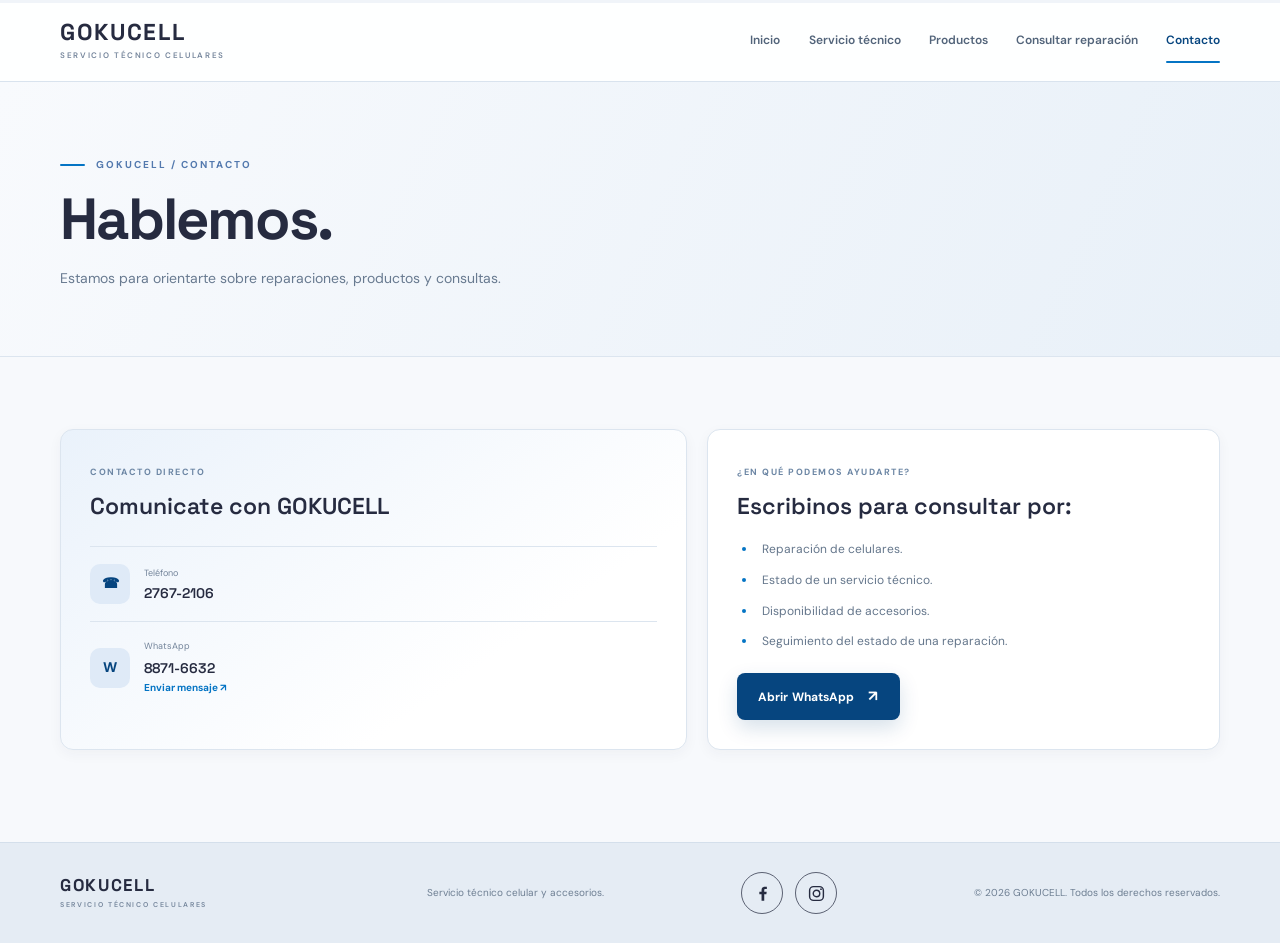
<file: paginas/contacto.html>
<!DOCTYPE html>
<html lang="es"><head><meta charset="UTF-8"><meta name="viewport" content="width=device-width, initial-scale=1.0">
<meta name="description" content="Contactá a GOKUCELL por teléfono o WhatsApp.">
<title>Contacto | GOKUCELL</title>
<link rel="preconnect" href="https://fonts.googleapis.com"><link rel="preconnect" href="https://fonts.gstatic.com" crossorigin>
<link href="https://fonts.googleapis.com/css2?family=DM+Sans:wght@400;500;600;700;800&family=Space+Grotesk:wght@500;600;700&display=swap" rel="stylesheet"><link rel="stylesheet" href="../css/estilos.css"></head>
<body class="public-page">
<header class="site-header">
  <div class="container nav-wrap">
    <a class="brand" href="../index.html" aria-label="GOKUCELL inicio">
      <span class="brand-wordmark"><strong>GOKUCELL</strong><small>SERVICIO TÉCNICO CELULARES</small></span>
    </a>
    <button class="menu-toggle" type="button" aria-label="Abrir menú" aria-expanded="false"><span></span><span></span><span></span></button>
    <nav class="main-nav" aria-label="Navegación principal"><a href="../index.html">Inicio</a>
<a href="servicio-tecnico.html">Servicio técnico</a>
<a href="productos.html">Productos</a>
<a href="../index.html#consulta-reparacion">Consultar reparación</a>
<a class="active" href="contacto.html">Contacto</a></nav>
  </div>
</header>
<main>
  <section class="page-hero"><div class="container"><div class="eyebrow"><span class="eyebrow-line"></span> GOKUCELL / CONTACTO</div><h1>Hablemos.</h1><p>Estamos para orientarte sobre reparaciones, productos y consultas.</p></div></section>
  <section class="content-section"><div class="container contact-page-grid">
    <article class="content-card contact-main-card"><span class="card-number">CONTACTO DIRECTO</span><h2>Comunicate con GOKUCELL</h2><div class="contact-info">
      <div class="contact-item"><span class="contact-icon">☎</span><div><small>Teléfono</small><strong>2767-2106</strong></div></div>
      <div class="contact-item"><span class="contact-icon">W</span><div><small>WhatsApp</small><a class="contact-whatsapp-link" href="https://wa.me/50688716632?text=Hola%20GOKUCELL%2C%20quisiera%20hacer%20una%20consulta." target="_blank" rel="noopener noreferrer"><strong>8871-6632</strong><span>Enviar mensaje ↗</span></a></div></div>
    </div></article>
    <article class="content-card"><span class="card-number">¿EN QUÉ PODEMOS AYUDARTE?</span><h2>Escribinos para consultar por:</h2><ul class="simple-list"><li>Reparación de celulares.</li><li>Estado de un servicio técnico.</li><li>Disponibilidad de accesorios.</li><li>Seguimiento del estado de una reparación.</li></ul><a class="btn btn-primary" href="https://wa.me/50688716632?text=Hola%20GOKUCELL%2C%20quisiera%20hacer%20una%20consulta." target="_blank" rel="noopener noreferrer">Abrir WhatsApp <span>↗</span></a></article>
  </div></section>
</main>
<footer class="site-footer">
  <div class="container footer-inner">
    <a class="brand footer-brand" href="../index.html">
      <span class="brand-wordmark"><strong>GOKUCELL</strong><small>SERVICIO TÉCNICO CELULARES</small></span>
    </a>
    <p>Servicio técnico celular y accesorios.</p>

    <div class="footer-social" aria-label="Redes sociales de GOKUCELL">
      <a href="https://www.facebook.com/Goku.Cel/?locale=es_LA" target="_blank" rel="noopener noreferrer" aria-label="Facebook de GOKUCELL" title="Facebook">
        <svg viewBox="0 0 24 24" aria-hidden="true"><path d="M14.2 21v-8h2.7l.4-3.1h-3.1v-2c0-.9.3-1.5 1.6-1.5h1.7V3.6c-.3 0-1.3-.1-2.5-.1-2.5 0-4.2 1.5-4.2 4.3v2.1H8v3.1h2.8v8h3.4Z" fill="currentColor"/></svg>
      </a>
      <a href="https://www.instagram.com/gokucell4/" target="_blank" rel="noopener noreferrer" aria-label="Instagram de GOKUCELL" title="Instagram">
        <svg viewBox="0 0 24 24" aria-hidden="true"><rect x="3.3" y="3.3" width="17.4" height="17.4" rx="5" fill="none" stroke="currentColor" stroke-width="1.8"/><circle cx="12" cy="12" r="4.1" fill="none" stroke="currentColor" stroke-width="1.8"/><circle cx="17.7" cy="6.6" r="1.1" fill="currentColor"/></svg>
      </a>
    </div>
    <span class="copyright">© <span id="year"></span> GOKUCELL. Todos los derechos reservados.</span>
  </div>
</footer>
<script src="../js/ui-effects.js"></script>
<script src="../js/funciones.js"></script>

<script src="../js/movimiento.js"></script>
<script src="../js/whatsapp.js"></script>
</body></html>
</file>
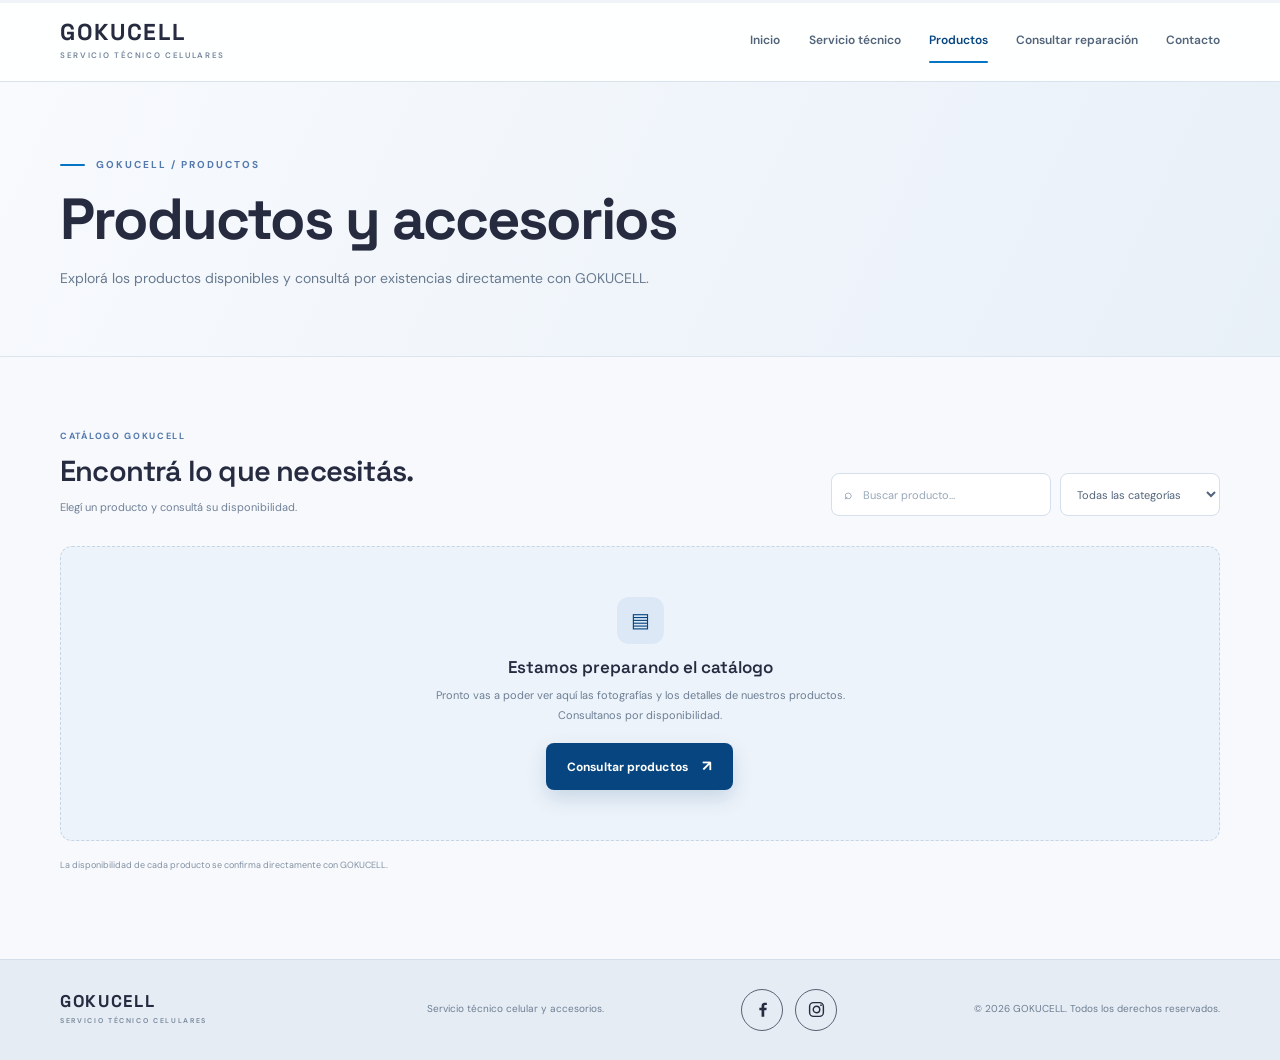
<file: paginas/productos.html>
<!DOCTYPE html>
<html lang="es"><head><meta charset="UTF-8"><meta name="viewport" content="width=device-width, initial-scale=1.0">
<meta name="description" content="Catálogo de productos y accesorios de GOKUCELL. Consultá disponibilidad de productos.">
<title>Productos y accesorios | GOKUCELL</title>
<link rel="preconnect" href="https://fonts.googleapis.com"><link rel="preconnect" href="https://fonts.gstatic.com" crossorigin>
<link href="https://fonts.googleapis.com/css2?family=DM+Sans:wght@400;500;600;700;800&family=Space+Grotesk:wght@500;600;700&display=swap" rel="stylesheet"><link rel="stylesheet" href="../css/estilos.css"></head>
<body class="public-page">
<header class="site-header">
  <div class="container nav-wrap">
    <a class="brand" href="../index.html" aria-label="GOKUCELL inicio">
      <span class="brand-wordmark"><strong>GOKUCELL</strong><small>SERVICIO TÉCNICO CELULARES</small></span>
    </a>
    <button class="menu-toggle" type="button" aria-label="Abrir menú" aria-expanded="false"><span></span><span></span><span></span></button>
    <nav class="main-nav" aria-label="Navegación principal"><a href="../index.html">Inicio</a>
<a href="servicio-tecnico.html">Servicio técnico</a>
<a class="active" href="productos.html">Productos</a>
<a href="../index.html#consulta-reparacion">Consultar reparación</a>
<a href="contacto.html">Contacto</a></nav>
  </div>
</header>
<main>
  <section class="page-hero"><div class="container"><div class="eyebrow"><span class="eyebrow-line"></span> GOKUCELL / PRODUCTOS</div><h1>Productos y accesorios</h1><p>Explorá los productos disponibles y consultá por existencias directamente con GOKUCELL.</p></div></section>
  <section class="catalog-section"><div class="container">
    <div class="catalog-toolbar"><div><span class="catalog-kicker">CATÁLOGO GOKUCELL</span><h2>Encontrá lo que necesitás.</h2><p>Elegí un producto y consultá su disponibilidad.</p></div><div class="catalog-controls"><label class="catalog-search"><span>⌕</span><input id="catalogSearch" type="search" placeholder="Buscar producto..." aria-label="Buscar producto"></label><select id="catalogCategory" aria-label="Filtrar por categoría"><option value="">Todas las categorías</option></select></div></div>
    <div class="catalog-grid" id="catalogGrid"></div>
    <div class="catalog-empty" id="catalogEmpty"><span class="catalog-empty-icon">▤</span><h3>Estamos preparando el catálogo</h3><p>Los productos se irán mostrando aquí conforme se agreguen al inventario de GOKUCELL.</p><a class="btn btn-primary" href="contacto.html">Consultar productos <span>↗</span></a></div>
    <p class="catalog-footnote">La disponibilidad de cada producto se confirma directamente con GOKUCELL.</p>
  </div></section>
</main>
<footer class="site-footer">
  <div class="container footer-inner">
    <a class="brand footer-brand" href="../index.html">
      <span class="brand-wordmark"><strong>GOKUCELL</strong><small>SERVICIO TÉCNICO CELULARES</small></span>
    </a>
    <p>Servicio técnico celular y accesorios.</p>

    <div class="footer-social" aria-label="Redes sociales de GOKUCELL">
      <a href="https://www.facebook.com/Goku.Cel/?locale=es_LA" target="_blank" rel="noopener noreferrer" aria-label="Facebook de GOKUCELL" title="Facebook">
        <svg viewBox="0 0 24 24" aria-hidden="true"><path d="M14.2 21v-8h2.7l.4-3.1h-3.1v-2c0-.9.3-1.5 1.6-1.5h1.7V3.6c-.3 0-1.3-.1-2.5-.1-2.5 0-4.2 1.5-4.2 4.3v2.1H8v3.1h2.8v8h3.4Z" fill="currentColor"/></svg>
      </a>
      <a href="https://www.instagram.com/gokucell4/" target="_blank" rel="noopener noreferrer" aria-label="Instagram de GOKUCELL" title="Instagram">
        <svg viewBox="0 0 24 24" aria-hidden="true"><rect x="3.3" y="3.3" width="17.4" height="17.4" rx="5" fill="none" stroke="currentColor" stroke-width="1.8"/><circle cx="12" cy="12" r="4.1" fill="none" stroke="currentColor" stroke-width="1.8"/><circle cx="17.7" cy="6.6" r="1.1" fill="currentColor"/></svg>
      </a>
    </div>
    <span class="copyright">© <span id="year"></span> GOKUCELL. Todos los derechos reservados.</span>
  </div>
</footer>
<script src="../js/api.js"></script>
<script src="../js/ui-effects.js"></script>
<script src="../js/funciones.js"></script>
<script src="../js/catalogo.js"></script>
<script src="../js/movimiento.js"></script>
<script src="../js/whatsapp.js"></script>
</body></html>
</file>
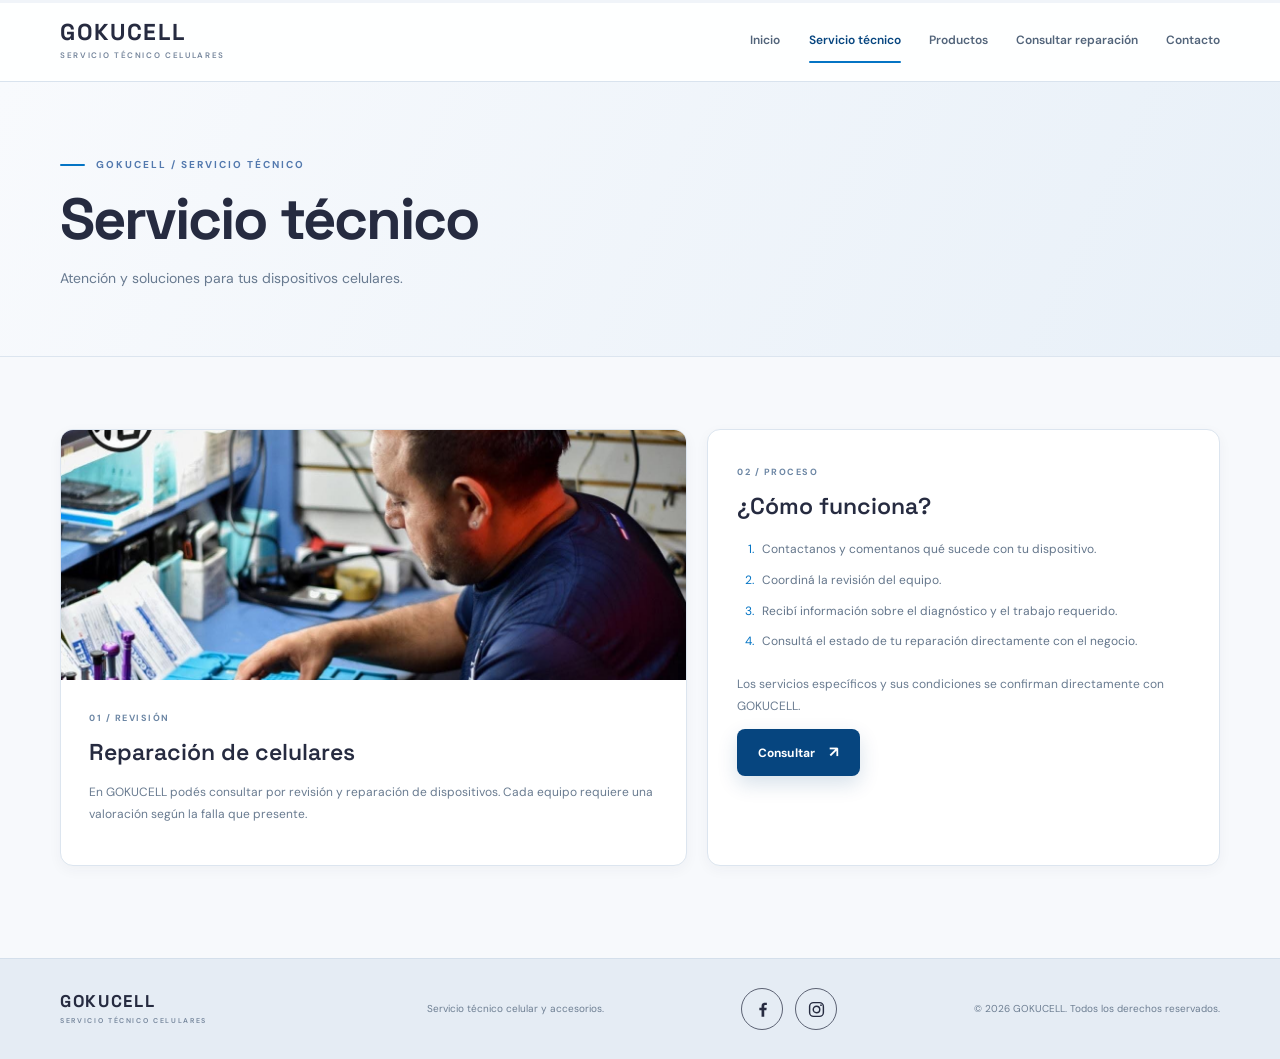
<file: paginas/servicio-tecnico.html>
<!DOCTYPE html>
<html lang="es"><head><meta charset="UTF-8"><meta name="viewport" content="width=device-width, initial-scale=1.0">
<meta name="description" content="Servicio técnico celular en GOKUCELL. Consultá por revisión y reparación.">
<title>Servicio técnico | GOKUCELL</title>
<link rel="preconnect" href="https://fonts.googleapis.com"><link rel="preconnect" href="https://fonts.gstatic.com" crossorigin>
<link href="https://fonts.googleapis.com/css2?family=DM+Sans:wght@400;500;600;700;800&family=Space+Grotesk:wght@500;600;700&display=swap" rel="stylesheet"><link rel="stylesheet" href="../css/estilos.css"></head>
<body class="public-page">
<header class="site-header">
  <div class="container nav-wrap">
    <a class="brand" href="../index.html" aria-label="GOKUCELL inicio">
      <span class="brand-wordmark"><strong>GOKUCELL</strong><small>SERVICIO TÉCNICO CELULARES</small></span>
    </a>
    <button class="menu-toggle" type="button" aria-label="Abrir menú" aria-expanded="false"><span></span><span></span><span></span></button>
    <nav class="main-nav" aria-label="Navegación principal"><a href="../index.html">Inicio</a>
<a class="active" href="servicio-tecnico.html">Servicio técnico</a>
<a href="productos.html">Productos</a>
<a href="../index.html#consulta-reparacion">Consultar reparación</a>
<a href="contacto.html">Contacto</a></nav>
  </div>
</header>
<main>
  <section class="page-hero"><div class="container"><div class="eyebrow"><span class="eyebrow-line"></span> GOKUCELL / SERVICIO TÉCNICO</div><h1>Servicio técnico</h1><p>Atención y soluciones para tus dispositivos celulares.</p></div></section>
  <section class="content-section"><div class="container content-grid service-detail-grid">
    <article class="content-card content-card-image"><img src="../img/taller-tecnico.jpg" alt="Trabajo técnico de reparación de celulares" loading="lazy"><div><span class="card-number">01 / REVISIÓN</span><h2>Reparación de celulares</h2><p>En GOKUCELL podés consultar por revisión y reparación de dispositivos. Cada equipo requiere una valoración según la falla que presente.</p></div></article>
    <article class="content-card"><span class="card-number">02 / PROCESO</span><h2>¿Cómo funciona?</h2><ol class="simple-list"><li>Contactanos y comentanos qué sucede con tu dispositivo.</li><li>Coordiná la revisión del equipo.</li><li>Recibí información sobre el diagnóstico y el trabajo requerido.</li><li>Consultá el estado de tu reparación directamente con el negocio.</li></ol><p class="muted">Los servicios específicos y sus condiciones se confirman directamente con GOKUCELL.</p><a class="btn btn-primary" href="contacto.html">Consultar <span>↗</span></a></article>
  </div></section>
</main>
<footer class="site-footer">
  <div class="container footer-inner">
    <a class="brand footer-brand" href="../index.html">
      <span class="brand-wordmark"><strong>GOKUCELL</strong><small>SERVICIO TÉCNICO CELULARES</small></span>
    </a>
    <p>Servicio técnico celular y accesorios.</p>

    <div class="footer-social" aria-label="Redes sociales de GOKUCELL">
      <a href="https://www.facebook.com/Goku.Cel/?locale=es_LA" target="_blank" rel="noopener noreferrer" aria-label="Facebook de GOKUCELL" title="Facebook">
        <svg viewBox="0 0 24 24" aria-hidden="true"><path d="M14.2 21v-8h2.7l.4-3.1h-3.1v-2c0-.9.3-1.5 1.6-1.5h1.7V3.6c-.3 0-1.3-.1-2.5-.1-2.5 0-4.2 1.5-4.2 4.3v2.1H8v3.1h2.8v8h3.4Z" fill="currentColor"/></svg>
      </a>
      <a href="https://www.instagram.com/gokucell4/" target="_blank" rel="noopener noreferrer" aria-label="Instagram de GOKUCELL" title="Instagram">
        <svg viewBox="0 0 24 24" aria-hidden="true"><rect x="3.3" y="3.3" width="17.4" height="17.4" rx="5" fill="none" stroke="currentColor" stroke-width="1.8"/><circle cx="12" cy="12" r="4.1" fill="none" stroke="currentColor" stroke-width="1.8"/><circle cx="17.7" cy="6.6" r="1.1" fill="currentColor"/></svg>
      </a>
    </div>
    <span class="copyright">© <span id="year"></span> GOKUCELL. Todos los derechos reservados.</span>
  </div>
</footer>
<script src="../js/ui-effects.js"></script>
<script src="../js/funciones.js"></script>

<script src="../js/movimiento.js"></script>
<script src="../js/whatsapp.js"></script>
</body></html>
</file>
<file: css/estilos.css>
/* =========================================================
   GOKUCELL — SISTEMA VISUAL
   Paleta del negocio: #0474C4 #5379AE #2C444C
   #A8C4EC #06457F #262B40
   ========================================================= */
:root{
  --blue:#0474C4;
  --steel:#5379AE;
  --teal:#2C444C;
  --pale:#A8C4EC;
  --deep:#06457F;
  --night:#262B40;
  --ink:#29364A;
  --muted:#697A90;
  --line:#DCE5EF;
  --page:#F1F5F9;
  --surface:#FFFFFF;
  --surface-soft:#EAF1F8;
  --success:#28734B;
  --warning:#A86632;
  --danger:#B54747;
  --display:"Space Grotesk",sans-serif;
  --body:"DM Sans",sans-serif;
  --shadow-sm:0 4px 14px rgba(38,43,64,.045);
  --shadow-md:0 14px 36px rgba(38,43,64,.09);
  --shadow-lg:0 24px 60px rgba(38,43,64,.15);
  --radius:12px;
  --radius-lg:18px;
}
*{box-sizing:border-box}
html{scroll-behavior:smooth;scroll-padding-top:88px}
body{margin:0;background:var(--page);color:var(--ink);font:400 14px/1.65 var(--body);-webkit-font-smoothing:antialiased}
img{display:block;max-width:100%}
a{color:inherit;text-decoration:none}
button,input,select,textarea{font:inherit}
button,a{-webkit-tap-highlight-color:transparent}
button{cursor:pointer}
:focus-visible{outline:3px solid rgba(4,116,196,.28);outline-offset:3px}
[hidden]{display:none!important}
.container{width:min(1160px,calc(100% - 48px));margin-inline:auto}
.eyebrow{display:flex;align-items:center;gap:11px;font:700 10px/1.3 var(--body);letter-spacing:2px;color:var(--steel);text-transform:uppercase}
.eyebrow-line{display:inline-block;width:25px;height:2px;background:var(--blue);border-radius:5px;flex:none}
.muted{color:var(--muted)}
.btn{min-height:47px;display:inline-flex;justify-content:center;align-items:center;gap:14px;padding:0 20px;border:1px solid transparent;border-radius:8px;font:700 12px/1 var(--body);letter-spacing:.1px;transition:transform .22s ease,background .22s ease,border-color .22s ease,box-shadow .22s ease,color .22s ease}
.btn:hover{transform:translateY(-2px)}
.btn span{font-size:15px;transition:transform .2s ease}
.btn:hover span{transform:translateX(3px)}
.btn-primary{background:var(--deep);color:#fff;box-shadow:0 8px 20px rgba(6,69,127,.16)}
.btn-primary:hover{background:var(--blue);box-shadow:0 12px 26px rgba(4,116,196,.22)}
.btn-secondary,.btn-ghost{background:rgba(255,255,255,.75);border-color:#C9D6E5;color:var(--deep)}
.btn-secondary:hover,.btn-ghost:hover{background:#fff;border-color:var(--pale)}
.btn-light{background:#fff;color:var(--deep);box-shadow:0 8px 22px rgba(0,0,0,.1)}
.btn-light:hover{background:#EAF1F8}

/* ---------------- PUBLIC HEADER ---------------- */
.site-header{height:82px;position:sticky;top:0;z-index:100;background:rgba(255,255,255,.92);border-bottom:1px solid rgba(213,224,237,.9);backdrop-filter:blur(18px);-webkit-backdrop-filter:blur(18px);transition:box-shadow .25s ease,background .25s ease}
.nav-wrap{height:100%;display:flex;align-items:center;justify-content:space-between;gap:30px}
.brand{display:inline-flex;align-items:center;min-width:230px;flex:none}
.brand-wordmark{display:flex;flex-direction:column;line-height:1.08}
.brand strong{font:700 23px/1 var(--display);letter-spacing:1.65px;color:var(--night)}
.brand small{font:600 8px/1.2 var(--body);letter-spacing:1.65px;color:#75869C;margin-top:7px}
.main-nav{display:flex;align-items:center;justify-content:center;gap:clamp(17px,2.2vw,30px);height:100%}
.main-nav a{height:100%;display:flex;align-items:center;position:relative;color:#52647A;font-size:12px;font-weight:600;transition:color .2s ease}
.main-nav a:after{content:"";position:absolute;height:2px;bottom:18px;left:0;right:100%;background:var(--blue);border-radius:4px;transition:right .22s ease}
.main-nav a:hover,.main-nav a.active{color:var(--deep)}
.main-nav a:hover:after,.main-nav a.active:after{right:0}
.nav-cta{display:inline-flex;align-items:center;gap:12px;white-space:nowrap;padding:12px 15px;border:1px solid #C6D5E5;border-radius:8px;background:#fff;color:var(--deep);font-size:11px;font-weight:700;transition:all .22s ease}
.nav-cta:hover{background:var(--deep);border-color:var(--deep);color:#fff;transform:translateY(-2px)}
.nav-cta span{font-size:14px}
.menu-toggle{display:none;width:42px;height:42px;border:1px solid var(--line);border-radius:8px;background:#fff;padding:10px}
.menu-toggle span{display:block;height:2px;background:var(--night);margin:4px 0;border-radius:3px;transition:transform .2s ease}

/* ---------------- HOME HERO ---------------- */
.hero{position:relative;overflow:hidden;isolation:isolate;padding:86px 0 78px;background:linear-gradient(112deg,#F8FAFD 0%,#EDF3FA 60%,#E5EEF8 100%)}
.hero-grid{display:grid;grid-template-columns:minmax(0,.93fr) minmax(0,1.07fr);align-items:center;gap:65px;position:relative;z-index:2}
.hero-orb{position:absolute;z-index:-1;pointer-events:none;border-radius:50%;filter:blur(1px)}
.hero-orb-one{width:490px;height:490px;right:-150px;top:-205px;background:radial-gradient(circle,rgba(168,196,236,.36),rgba(168,196,236,0) 68%)}
.hero-orb-two{width:330px;height:330px;left:-150px;bottom:-220px;background:radial-gradient(circle,rgba(83,121,174,.12),rgba(83,121,174,0) 70%)}
.hero-copy{max-width:540px}
.hero-copy .eyebrow{margin-bottom:24px}
.hero h1{margin:0;color:var(--night);font:700 clamp(45px,5.35vw,69px)/1.02 var(--display);letter-spacing:-2.8px}
.hero h1 span{color:var(--steel)}
.hero-lead{max-width:500px;margin:24px 0 0;color:#66778D;font-size:15px;line-height:1.85}
.hero-actions{display:flex;flex-wrap:wrap;gap:11px;margin-top:30px}
.hero-meta{display:flex;align-items:center;gap:13px;margin-top:26px;color:#64758A;font-size:10px;font-weight:600}
.hero-meta>span:first-child{display:flex;align-items:center;gap:8px}
.meta-check{width:21px;height:21px;display:grid;place-items:center;border-radius:50%;background:#DCE8F6;color:var(--deep);font-style:normal;font-size:11px}
.meta-separator{height:4px;width:4px;border-radius:50%;background:#8DA5C1}
.hero-visual{position:relative;min-width:0;padding:0 0 24px 22px}
.hero-photo-wrap{position:relative;height:460px;overflow:hidden;border-radius:16px;background:#DCE6F1;box-shadow:var(--shadow-lg)}
.hero-photo{width:100%;height:100%;object-fit:cover;object-position:center 44%;transition:transform 1s cubic-bezier(.2,.7,.2,1)}
.hero-photo-wrap:hover .hero-photo{transform:scale(1.035)}
.hero-photo-wrap:after{content:"";position:absolute;inset:45% 0 0;background:linear-gradient(0deg,rgba(28,39,59,.48),transparent);pointer-events:none}
.hero-photo-label{position:absolute;left:20px;bottom:20px;z-index:1;display:flex;align-items:center;gap:10px;color:#fff}
.photo-label-dot{width:8px;height:8px;background:#7BC1F4;border-radius:50%;box-shadow:0 0 0 5px rgba(123,193,244,.18)}
.hero-photo-label span:last-child{display:flex;flex-direction:column;line-height:1.2}
.hero-photo-label strong{font:700 12px var(--display);letter-spacing:1px}
.hero-photo-label small{font-size:9px;color:rgba(255,255,255,.82);margin-top:4px}
.hero-visual-caption{position:absolute;right:-17px;bottom:0;z-index:2;display:flex;align-items:center;gap:13px;padding:14px 20px;background:#fff;border:1px solid #D8E3EF;border-radius:9px;box-shadow:var(--shadow-md);color:var(--night);font-size:11px;font-weight:700;line-height:1.4}
.caption-mark{font:700 22px var(--display);color:var(--blue)}
.hero-bottom-glow{position:absolute;bottom:0;left:0;right:0;height:1px;background:linear-gradient(90deg,transparent,#A8C4EC,transparent)}

/* ---------------- VALUE STRIP ---------------- */
.value-strip{background:#fff;border-bottom:1px solid var(--line)}
.value-strip-inner{min-height:82px;display:flex;align-items:center;justify-content:space-between;gap:28px}
.strip-label{font:700 10px var(--display);letter-spacing:2px;color:#7B8DA3}
.value-strip-inner>div{display:flex;align-items:center;gap:11px;color:#53677F;font-size:11px;font-weight:600}
.value-strip-inner>div b{color:var(--blue);font:700 12px var(--display)}

/* ---------------- CONTENT SECTIONS ---------------- */
.section{padding:100px 0;background:#F7F9FC}
.section-heading{display:flex;align-items:flex-end;justify-content:space-between;gap:35px;margin-bottom:38px}
.section-heading .eyebrow{margin-bottom:16px}
.section-heading h2,.about-copy h2,.showcase-copy h2{margin:0;color:var(--night);font:700 clamp(32px,4vw,48px)/1.12 var(--display);letter-spacing:-1.8px}
.section-heading h2 span,.about-copy h2 span,.showcase-copy h2 span{color:var(--steel)}
.section-heading>p{max-width:355px;margin:0 0 4px;color:var(--muted);font-size:13px;line-height:1.8}
.service-cards{display:grid;grid-template-columns:repeat(3,minmax(0,1fr));gap:16px}
.service-card{min-height:255px;display:flex;flex-direction:column;align-items:flex-start;padding:25px 25px 24px;border:1px solid #DCE5EF;border-radius:13px;background:#fff;box-shadow:var(--shadow-sm);transition:transform .28s ease,box-shadow .28s ease,border-color .28s ease}
.service-card:hover{transform:translateY(-6px);border-color:#A8C4EC;box-shadow:var(--shadow-md)}
.service-card-feature{background:linear-gradient(145deg,#EAF2FB,#fff 75%);border-color:#D1DFEF}
.service-card-top{width:100%;display:flex;align-items:center;justify-content:space-between;margin-bottom:28px}
.card-icon{width:44px;height:44px;display:grid;place-items:center;border-radius:10px;background:#E4EDF8;color:var(--deep);font:600 23px var(--display);transition:transform .25s ease,background .25s ease}
.service-card:hover .card-icon{transform:translateY(-3px) rotate(-4deg);background:#D8E7F8}
.card-number{color:#6C86A4;font:700 9px var(--body);letter-spacing:1.5px}
.service-card h3{margin:0 0 9px;color:var(--night);font:600 19px var(--display)}
.service-card p{margin:0;color:#6C7D92;font-size:12px;line-height:1.75}
.card-link{display:flex;align-items:center;gap:9px;margin-top:auto;padding-top:22px;color:var(--deep);font-size:11px;font-weight:700}
.card-link b{color:var(--blue);font-size:15px;transition:transform .2s ease}
.service-card:hover .card-link b{transform:translateX(4px)}

/* ---------------- ABOUT ---------------- */
.about-section{padding:95px 0;background:#EAF1F8;border-top:1px solid #DCE5EF;border-bottom:1px solid #DCE5EF}
.about-grid{display:grid;grid-template-columns:minmax(0,1.05fr) minmax(0,.95fr);align-items:center;gap:76px}
.about-image-wrap{position:relative;min-width:0;padding:0 28px 28px 0}
.about-image-wrap:before{content:"";position:absolute;z-index:0;left:28px;right:0;top:28px;bottom:0;border:1px solid #9DB9D9;border-radius:14px}
.about-image-wrap>img{position:relative;z-index:1;width:100%;height:460px;object-fit:cover;object-position:center 45%;border-radius:13px;box-shadow:var(--shadow-md)}
.about-image-note{position:absolute;z-index:2;right:0;bottom:0;width:min(330px,78%);padding:17px 20px;background:#fff;border:1px solid #DCE5EF;border-radius:9px;box-shadow:var(--shadow-md)}
.about-image-note span{display:block;color:var(--blue);font:700 9px var(--display);letter-spacing:1.6px;margin-bottom:7px}
.about-image-note b{display:block;color:var(--night);font:600 13px/1.5 var(--display)}
.about-copy .eyebrow{margin-bottom:18px}
.about-copy p{max-width:490px;color:#62758C;font-size:13px;line-height:1.9;margin:19px 0 0}
.text-link{display:inline-flex;align-items:center;gap:10px;margin-top:25px;color:var(--deep);font-size:12px;font-weight:700}
.text-link b{color:var(--blue);transition:transform .2s ease}
.text-link:hover b{transform:translateX(4px)}

/* ---------------- SHOWCASE ---------------- */
.showcase-section{padding:94px 0;background:#fff}
.showcase-grid{display:grid;grid-template-columns:.88fr 1.12fr;align-items:center;gap:68px}
.showcase-copy .eyebrow{margin-bottom:18px}
.showcase-copy h2{font-size:43px}
.showcase-copy p{max-width:420px;color:#687A90;font-size:13px;line-height:1.85;margin:18px 0 24px}
.showcase-image-wrap{height:380px;overflow:hidden;border-radius:14px;background:#EAF1F8;box-shadow:var(--shadow-md)}
.showcase-image-wrap img{width:100%;height:100%;object-fit:cover;object-position:center;transition:transform .75s cubic-bezier(.2,.7,.2,1)}
.showcase-image-wrap:hover img{transform:scale(1.04)}

/* ---------------- CONTACT BAND + FOOTER ---------------- */
.contact-band{position:relative;overflow:hidden;padding:58px 0;background:linear-gradient(110deg,#2C444C,#262B40)}
.contact-band:after{content:"";position:absolute;width:360px;height:360px;right:-120px;top:-210px;border:1px solid rgba(168,196,236,.2);border-radius:50%;box-shadow:0 0 0 35px rgba(168,196,236,.035),0 0 0 70px rgba(168,196,236,.025)}
.contact-band-inner{position:relative;z-index:1;display:flex;align-items:center;justify-content:space-between;gap:30px}
.contact-band .eyebrow{color:#A8C4EC;margin-bottom:13px}
.contact-band .eyebrow-line{background:#A8C4EC}
.contact-band h2{margin:0;color:#fff;font:700 clamp(25px,3vw,35px)/1.15 var(--display);letter-spacing:-.8px}
.contact-band p{margin:10px 0 0;color:#CAD7E7;font-size:12px}
.site-footer{padding:29px 0;background:#E5ECF4;border-top:1px solid #D4DFEB}
.footer-inner{display:flex;align-items:center;justify-content:space-between;gap:20px}
.footer-brand strong{font-size:17px}
.footer-brand small{font-size:7px}
.footer-inner>p,.copyright{margin:0;color:#6D7E92;font-size:10px}
.copyright{white-space:nowrap}

/* ---------------- INNER PAGES ---------------- */
.page-hero{padding:76px 0 65px;background:linear-gradient(115deg,#F8FAFD,#E8F0F8);border-bottom:1px solid #DCE5EF}
.page-hero .eyebrow{margin-bottom:18px}
.page-hero h1{margin:0;color:var(--night);font:700 clamp(40px,5vw,58px)/1.05 var(--display);letter-spacing:-2px}
.page-hero p{max-width:650px;margin:16px 0 0;color:#687A90;font-size:14px;line-height:1.8}
.content-section{padding:72px 0 92px;background:#F7F9FC}
.content-grid{display:grid;grid-template-columns:repeat(2,minmax(0,1fr));gap:20px}
.content-card{padding:29px;background:#fff;border:1px solid #DCE5EF;border-radius:13px;box-shadow:var(--shadow-sm)}
.content-card h2{margin:10px 0 14px;color:var(--night);font:600 23px/1.25 var(--display)}
.content-card p{color:#697B90;font-size:12px;line-height:1.85;margin:12px 0}
.content-card .card-number{font-size:9px}
.content-card-image{padding:0;overflow:hidden}
.content-card-image>img{width:100%;height:250px;object-fit:cover;object-position:center 45%}
.content-card-image>div{padding:25px 28px 28px}
.content-card-accent{background:linear-gradient(145deg,#EAF2FB,#fff)}
.simple-list{padding-left:20px;margin:17px 0 20px;color:#64768B;font-size:12px;line-height:1.9}
.simple-list li{padding-left:5px;margin:8px 0}
.simple-list li::marker{color:var(--blue)}
.contact-page-grid{display:grid;grid-template-columns:1.1fr .9fr;gap:20px}
.contact-main-card{background:linear-gradient(145deg,#EAF2FB,#fff 70%)}
.contact-info{display:grid;gap:0;margin-top:25px}
.contact-item{display:flex;align-items:center;gap:14px;padding:17px 0;border-top:1px solid #DCE5EF}
.contact-icon{width:40px;height:40px;display:grid;place-items:center;flex:none;border-radius:10px;background:#DFEAF7;color:var(--deep);font-weight:800}
.contact-item small{display:block;color:#73849A;font-size:9px;margin-bottom:3px}
.contact-item strong{display:block;color:var(--night);font:600 14px var(--display)}
.contact-whatsapp-link{display:inline-flex;flex-direction:column;align-items:flex-start;gap:3px;color:var(--deep)}
.contact-whatsapp-link span{color:var(--blue);font-size:10px;font-weight:700}
.service-detail-grid{grid-template-columns:1.1fr .9fr}

/* ---------------- PRODUCT CATALOG ---------------- */
.catalog-section{padding:66px 0 86px;background:#F7F9FC}
.catalog-toolbar{display:flex;align-items:flex-end;justify-content:space-between;gap:24px;margin-bottom:30px}
.catalog-kicker{color:var(--steel);font-size:9px;font-weight:700;letter-spacing:1.7px}
.catalog-toolbar h2{margin:8px 0 0;color:var(--night);font:600 29px/1.2 var(--display);letter-spacing:-.8px}
.catalog-toolbar p{margin:9px 0 0;color:#718198;font-size:11px}
.catalog-controls{display:flex;align-items:center;gap:9px}
.catalog-search{height:43px;min-width:220px;display:flex;align-items:center;gap:9px;padding:0 12px;border:1px solid #D5E0EC;border-radius:8px;background:#fff;color:#718198}
.catalog-search input{width:100%;min-width:0;border:0;outline:0;background:transparent;color:var(--night);font-size:11px}
.catalog-search input::placeholder{color:#98A7B8}
.catalog-controls select{height:43px;min-width:160px;padding:0 12px;border:1px solid #D5E0EC;border-radius:8px;background:#fff;color:#52647A;font-size:11px}
.catalog-grid{display:grid;grid-template-columns:repeat(3,minmax(0,1fr));gap:18px}
.catalog-card{overflow:hidden;border:1px solid #DCE5EF;border-radius:12px;background:#fff;box-shadow:var(--shadow-sm);transition:transform .25s ease,box-shadow .25s ease,border-color .25s ease}
.catalog-card:hover{transform:translateY(-5px);border-color:#A8C4EC;box-shadow:var(--shadow-md)}
.catalog-image{height:215px;position:relative;overflow:hidden;background:#EAF1F8}
.catalog-image img{width:100%;height:100%;object-fit:contain;padding:14px;transition:transform .45s ease}
.catalog-card:hover .catalog-image img{transform:scale(1.035)}
.catalog-image>span{position:absolute;left:13px;top:13px;padding:6px 9px;border-radius:5px;background:rgba(38,43,64,.84);color:#fff;font-size:8px;font-weight:700;letter-spacing:.4px}
.catalog-no-image{width:100%;height:100%;display:flex;flex-direction:column;align-items:center;justify-content:center;gap:8px;color:#6C85A3;font-size:28px}
.catalog-no-image small{font-size:10px}
.catalog-card-info{padding:18px}
.catalog-card-info>small{display:block;color:#7B8EA5;font-size:9px;letter-spacing:.7px;text-transform:uppercase}
.catalog-card-info h3{margin:6px 0 8px;color:var(--night);font:600 16px var(--display)}
.catalog-ask{display:flex;align-items:center;justify-content:center;min-height:38px;padding:0 12px;border:1px solid #C9D9EC;border-radius:7px;background:#F7FAFE;color:var(--deep);font-size:10px;font-weight:700;transition:all .2s ease}
.catalog-ask:hover{background:var(--deep);color:#fff;border-color:var(--deep)}
.catalog-empty{padding:50px 20px;text-align:center;border:1px dashed #C6D5E5;border-radius:12px;background:#EDF3FA}
.catalog-empty-icon{width:47px;height:47px;margin:0 auto 12px;display:grid;place-items:center;border-radius:12px;background:#DCE8F6;color:var(--deep);font-size:20px}
.catalog-empty h3{margin:0;color:var(--night);font:600 17px var(--display)}
.catalog-empty p{max-width:450px;margin:8px auto 17px;color:#6C7E94;font-size:11px;line-height:1.8}
.catalog-footnote{margin:17px 0 0;color:#8291A4;font-size:9px}

/* ---------------- WHATSAPP CTA ---------------- */
.gc-whatsapp-float{position:fixed;right:22px;bottom:22px;z-index:250;display:flex;align-items:center;gap:10px;padding:11px 16px 11px 12px;border-radius:999px;background:#159B61;color:#fff;box-shadow:0 10px 28px rgba(21,155,97,.25);transition:transform .22s ease,box-shadow .22s ease,background .22s ease}
.gc-whatsapp-float:hover{background:#0D8752;color:#fff;transform:translateY(-3px);box-shadow:0 15px 32px rgba(21,155,97,.3)}
.gc-whatsapp-float svg{width:24px;height:24px;flex:none}
.gc-whatsapp-float span{display:flex;flex-direction:column;line-height:1.15}
.gc-whatsapp-float strong{font-size:11px}
.gc-whatsapp-float small{margin-top:3px;color:rgba(255,255,255,.88);font-size:8px}

/* ---------------- ADMIN LAYOUT ---------------- */
.admin-body{min-height:100vh;background:#EEF3F8;color:var(--ink)}
.admin-shell{min-height:100vh;display:grid;grid-template-columns:248px minmax(0,1fr)}
.admin-sidebar{position:sticky;top:0;height:100vh;min-height:600px;display:flex;flex-direction:column;padding:27px 17px 17px;background:var(--night);color:#E8EFF8;z-index:300;overflow-y:auto}
.admin-brand{display:flex;min-width:0;padding:0 12px 25px;border-bottom:1px solid rgba(168,196,236,.15)}
.admin-brand .brand-wordmark strong,.admin-brand strong{color:#fff;font-size:21px}
.admin-brand small{color:#A8C4EC;font-size:7px}
.admin-store{display:flex;align-items:center;gap:9px;margin:20px 5px 29px;padding:10px 11px;border:1px solid rgba(168,196,236,.16);border-radius:8px;background:rgba(255,255,255,.055);color:#DCE8F6;font-size:10px}
.store-status{width:7px;height:7px;border-radius:50%;background:#59C78D;box-shadow:0 0 0 4px rgba(89,199,141,.12)}
.admin-label{padding:0 10px;margin:0 0 10px;color:#8197B1;font-size:8px;font-weight:700;letter-spacing:1.6px}
.admin-menu{display:grid;gap:4px;margin-bottom:27px}
.admin-menu a{min-height:42px;display:flex;align-items:center;gap:12px;padding:0 11px;border-radius:7px;color:#C7D4E3;font-size:11px;font-weight:600;transition:background .2s ease,color .2s ease,transform .2s ease}
.admin-menu a span{width:19px;text-align:center;color:#A8C4EC;font-size:16px}
.admin-menu a:hover{background:rgba(168,196,236,.10);color:#fff;transform:translateX(2px)}
.admin-menu a.active{background:linear-gradient(90deg,rgba(4,116,196,.34),rgba(4,116,196,.12));color:#fff;box-shadow:inset 2px 0 0 #4BA8EB}
.admin-menu a.active span{color:#fff}
.sidebar-bottom{display:flex;align-items:center;gap:10px;margin-top:auto;padding:17px 7px 2px;border-top:1px solid rgba(168,196,236,.15)}
.sidebar-avatar{width:33px;height:33px;display:grid;place-items:center;border-radius:9px;background:#0474C4;color:#fff;font:700 14px var(--display)}
.sidebar-bottom>div:nth-child(2){display:flex;flex-direction:column;line-height:1.3}
.sidebar-bottom strong{color:#fff;font-size:10px}
.sidebar-bottom small{margin-top:3px;color:#9FB1C8;font-size:8px}
.sidebar-dots{margin-left:auto;color:#8297B1;letter-spacing:2px}
.admin-main{min-width:0;padding:0 34px 32px;background:#EEF3F8}
.admin-top{height:73px;display:flex;align-items:center;gap:15px;border-bottom:1px solid #DDE6EF}
.admin-breadcrumb{display:flex;align-items:center;gap:10px;color:#62758D;font-size:10px}
.admin-breadcrumb a{color:#5379AE;font-weight:700}
.admin-breadcrumb b{color:#B4C2D1;font-weight:400}
.admin-user{display:flex;align-items:center;gap:9px;margin-left:auto}
.user-avatar{width:34px;height:34px;display:grid;place-items:center;border-radius:9px;background:#06457F;color:#fff;font:700 13px var(--display)}
.admin-user>span:last-child{display:flex;flex-direction:column;line-height:1.25}
.admin-user strong{color:#29364A;font-size:10px}
.admin-user small{margin-top:3px;color:#8291A4;font-size:8px}
.admin-mobile-toggle{display:none;width:38px;height:38px;border:1px solid #D6E0EB;border-radius:8px;background:#fff;color:#06457F;font-size:17px}
.admin-welcome{display:flex;align-items:flex-end;justify-content:space-between;gap:20px;padding:34px 0 25px}
.admin-welcome .eyebrow{margin-bottom:11px}
.admin-welcome h1{margin:0;color:var(--night);font:700 clamp(27px,3vw,35px)/1.12 var(--display);letter-spacing:-1px}
.admin-welcome p{margin:8px 0 0;color:#718198;font-size:11px;line-height:1.7}
.admin-primary-btn{min-height:39px;display:inline-flex;align-items:center;justify-content:center;gap:7px;padding:0 15px;border:1px solid var(--deep);border-radius:7px;background:linear-gradient(110deg,#06457F,#0474C4);color:#fff;font-size:10px;font-weight:700;box-shadow:0 5px 13px rgba(6,69,127,.13);transition:transform .2s ease,box-shadow .2s ease,background .2s ease}
.admin-primary-btn:hover{background:var(--night);border-color:var(--night);transform:translateY(-2px);box-shadow:0 8px 18px rgba(38,43,64,.16)}
.admin-stat-grid,.phone-stat-grid{display:grid;grid-template-columns:repeat(4,minmax(0,1fr));gap:13px;margin:0 0 18px}
.admin-stat-card,.phone-stat{min-width:0;display:flex;flex-direction:column;padding:17px 18px;background:#fff;border:1px solid #DCE5EF;border-radius:10px;box-shadow:var(--shadow-sm);transition:transform .22s ease,box-shadow .22s ease}
.admin-stat-card:hover,.phone-stat:hover{transform:translateY(-3px);box-shadow:var(--shadow-md)}
.stat-top{display:flex;align-items:center;justify-content:space-between;gap:9px;color:#63758A;font-size:9px;font-weight:600}
.stat-icon,.phone-stat-icon{width:34px;height:34px;display:grid;place-items:center;flex:none;border-radius:9px;font-size:15px}
.stat-icon.blue,.phone-stat-icon.blue{background:#E6F0FA;color:#06457F}
.stat-icon.orange,.phone-stat-icon.orange{background:#F9EFE4;color:#A86632}
.stat-icon.purple,.phone-stat-icon.purple{background:#EEEAF8;color:#65549A}
.stat-icon.green,.phone-stat-icon.green{background:#E6F3EA;color:#28734B}
.admin-stat-card>strong{display:block;margin-top:13px;color:var(--night);font:700 27px/1 var(--display)}
.admin-stat-card>small{margin-top:7px;color:#8291A4;font-size:8px}
.phone-stat{flex-direction:row;align-items:center;gap:13px;padding:16px}
.phone-stat>div{min-width:0}
.phone-stat small{display:block;color:#718198;font-size:9px}
.phone-stat strong{display:block;margin-top:4px;color:var(--night);font:700 23px/1 var(--display)}
.admin-dashboard-grid{display:grid;grid-template-columns:minmax(0,1.55fr) minmax(250px,.85fr);gap:16px;margin-top:3px}
.admin-panel{min-width:0;overflow:hidden;border:1px solid #DCE5EF;border-radius:11px;background:#fff;box-shadow:var(--shadow-sm)}
.admin-panel-heading{display:flex;align-items:center;justify-content:space-between;gap:15px;padding:19px 20px 16px;border-bottom:1px solid #E8EEF4}
.admin-panel-heading h2,.phone-toolbar h2{margin:0 0 4px;color:var(--night);font:600 15px var(--display)}
.admin-panel-heading p,.phone-toolbar p{margin:0;color:#8291A4;font-size:9px}
.admin-panel-heading>a{color:var(--blue);font-size:10px;font-weight:700;white-space:nowrap}
.admin-table-wrap{width:100%;overflow-x:auto;overscroll-behavior-x:contain}
.admin-table{width:100%;min-width:650px;border-collapse:collapse;table-layout:fixed;text-align:left;background:#fff}
.admin-table th{padding:13px 13px;background:#F7F9FC;border-bottom:1px solid #E1E8F0;color:#7A8BA0;font-size:8px;font-weight:700;letter-spacing:1px;white-space:nowrap}
.admin-table td{height:61px;padding:10px 13px;border-bottom:1px solid #EDF1F5;color:#596D84;font-size:10px;line-height:1.4;vertical-align:middle;overflow-wrap:anywhere}
.admin-table tbody tr:last-child td{border-bottom:0}
.admin-table tbody tr:hover:not(:has(.empty-row)){background:#F8FAFD}
.admin-table td:first-child{color:#29364A;font-weight:600}
.admin-table th:first-child,.admin-table td:first-child{width:39%}
.admin-table th:nth-child(2),.admin-table td:nth-child(2){width:18%}
.admin-table th:nth-child(3),.admin-table td:nth-child(3){width:22%}
.admin-table th:nth-child(4),.admin-table td:nth-child(4){width:21%}
.empty-row{text-align:center!important;height:auto!important;padding:30px 12px!important}
.empty-row .empty-symbol{width:40px;height:40px;display:grid;place-items:center;margin:0 auto 10px;border-radius:11px;background:#EAF1F8;color:#5379AE;font-size:19px}
.empty-row strong,.empty-row small{display:block}
.empty-row strong{color:#29364A;font-size:11px}
.empty-row small{margin-top:4px;color:#8291A4;font-size:9px;font-weight:400}
.empty-row a{display:inline-block;margin-top:12px;color:#0474C4;font-size:10px;font-weight:700}
.dash-device-cell{display:flex;align-items:center;gap:9px;min-width:0}
.dash-device-cell>span:last-child{overflow:hidden;text-overflow:ellipsis;white-space:nowrap}
.dash-phone-thumb,.dash-phone-placeholder{width:39px;height:39px;min-width:39px;display:inline-flex;align-items:center;justify-content:center;padding:3px;border:1px solid #E0E8F1;border-radius:7px;background:#EFF4F9;object-fit:contain;flex:none}
.dash-phone-placeholder{color:#5379AE}
.dash-status{display:inline-flex;padding:5px 8px;border-radius:30px;background:#EAF1F8;color:#456B91;font-size:8px;white-space:nowrap}
.quick-panel{padding-bottom:7px}
.quick-panel .admin-panel-heading{border-bottom:0;padding-bottom:8px}
.quick-link{display:flex;align-items:center;gap:11px;margin:0 12px;padding:13px 8px;border-top:1px solid #EDF1F5;transition:background .2s ease,transform .2s ease}
.quick-link:hover{background:#F7FAFD;transform:translateX(3px)}
.quick-icon{width:35px;height:35px;display:grid;place-items:center;flex:none;border-radius:9px;font-size:16px}
.quick-icon.blue{background:#E6F0FA;color:#06457F}
.quick-icon.purple{background:#EEEAF8;color:#65549A}
.quick-link>span:nth-child(2){display:flex;flex-direction:column;gap:4px;min-width:0}
.quick-link strong{color:#29364A;font-size:10px}
.quick-link small{color:#8291A4;font-size:8px}
.quick-link>b{margin-left:auto;color:#7C91A8;font-size:13px}
.admin-footer-note{display:flex;align-items:center;gap:8px;margin-top:18px;color:#8291A4;font-size:9px}
.note-dot{width:6px;height:6px;border-radius:50%;background:#38A16D;flex:none}

/* ---------------- ADMIN MODULES: LISTS / FILTERS / FORMS ---------------- */
.phone-welcome{align-items:flex-end}
.phone-list-panel{overflow:hidden}
.phone-toolbar{display:flex;align-items:center;justify-content:space-between;gap:17px;padding:18px 20px;border-bottom:1px solid #E3EAF2}
.phone-filters{display:flex;align-items:center;gap:8px;min-width:0}
.phone-search{height:38px;min-width:220px;display:flex;align-items:center;gap:9px;padding:0 11px;border:1px solid #D6E0EB;border-radius:7px;background:#fff;color:#7C8EA3}
.phone-search>span{font-size:17px}
.phone-search input{width:100%;min-width:0;border:0;outline:0;background:transparent;color:#29364A;font-size:10px}
.phone-search input::placeholder{color:#9AA8B8}
.phone-filters select{height:38px;max-width:190px;padding:0 10px;border:1px solid #D6E0EB;border-radius:7px;background:#fff;color:#53677F;font-size:10px}
.phone-table-wrap{width:100%;overflow-x:auto;overflow-y:hidden;overscroll-behavior-x:contain}
.phone-table{width:100%;min-width:1080px;table-layout:fixed;border-collapse:collapse}
.phone-table th{padding:13px 13px;background:#F7F9FC;color:#78899E;border-bottom:1px solid #E1E8F0;font-size:8px;letter-spacing:1px;white-space:nowrap}
.phone-table td{height:62px;padding:10px 13px;background:#fff;border-bottom:1px solid #EDF1F5;color:#596D84;font-size:10px;line-height:1.4;vertical-align:middle}
.phone-table tbody tr:hover{background:#F9FBFD}
.phone-table td:first-child{color:#29364A}
.phone-table th:last-child,.phone-table td:last-child{min-width:185px;width:185px;white-space:nowrap}
.phone-device-cell{display:flex;align-items:center;gap:10px;min-width:0}
.phone-device-cell img,.device-placeholder{width:42px;height:42px;min-width:42px;display:grid;place-items:center;padding:3px;object-fit:contain;border:1px solid #E0E8F1;border-radius:8px;background:#EFF4F9;color:#5379AE;flex:none}
.phone-device-cell span:last-child{display:flex;flex-direction:column;gap:4px;min-width:0}
.phone-device-cell strong,.table-primary{color:#29364A;font-size:10px;font-weight:700}
.phone-device-cell small{max-width:185px;overflow:hidden;text-overflow:ellipsis;white-space:nowrap;color:#8291A4;font-size:8px}
.phone-status{display:inline-flex;align-items:center;justify-content:center;padding:5px 8px;border:1px solid transparent;border-radius:30px;font-size:8px;line-height:1.2;white-space:nowrap}
.phone-status.received{background:#EAF1F8;color:#456B91;border-color:#D4E1EF}
.phone-status.review{background:#FFF4E5;color:#A15C16;border-color:#F0D7B7}
.phone-status.repair{background:#F0ECFA;color:#65549A;border-color:#DDD5F1}
.phone-status.ready{background:#E4F2EA;color:#28734B;border-color:#CDE7D8}
.phone-status.delivered{background:#E8EDF1;color:#536270;border-color:#D5DDE3}
.phone-row-actions{display:flex!important;flex-direction:row!important;flex-wrap:nowrap!important;align-items:center;justify-content:flex-start;gap:6px;min-width:168px;width:max-content;white-space:nowrap}
.phone-row-actions button{display:inline-flex!important;flex:0 0 auto!important;align-items:center;justify-content:center;min-width:43px;height:32px;padding:0 9px;border:1px solid #D5E0EB;border-radius:6px;background:#F8FAFC;color:#45617E;font:600 9px/1 var(--body);white-space:nowrap!important;word-break:normal!important;overflow-wrap:normal!important;writing-mode:horizontal-tb!important;text-orientation:mixed!important;transition:all .18s ease}
.phone-row-actions button[data-action="edit"],.phone-row-actions button[data-edit]{min-width:56px}
.phone-row-actions button:hover{background:#EAF1F8;border-color:#A8C4EC;color:#06457F;transform:translateY(-1px)}
.phone-row-actions button.delete-action{width:33px;min-width:33px;padding:0;color:#B54747;background:#FFF8F8;border-color:#F1D1D1;font-size:14px}
.phone-empty{padding:44px 16px;text-align:center}
.phone-empty>span{width:44px;height:44px;display:grid;place-items:center;margin:0 auto 12px;border-radius:12px;background:#EAF1F8;color:#5379AE;font-size:20px}
.phone-empty strong,.phone-empty small{display:block}
.phone-empty strong{color:#29364A;font:600 13px var(--display)}
.phone-empty small{max-width:400px;margin:6px auto 15px;color:#8291A4;font-size:9px}
.admin-footer-note .note-dot{box-shadow:0 0 0 4px rgba(56,161,109,.1)}

/* Modal */
.phone-modal-backdrop{position:fixed;inset:0;z-index:600;display:none;align-items:center;justify-content:center;padding:20px;background:rgba(38,43,64,.48);backdrop-filter:blur(5px);-webkit-backdrop-filter:blur(5px)}
.phone-modal-backdrop.open{display:flex}
.phone-modal{width:min(720px,100%);max-height:calc(100vh - 40px);overflow:auto;padding:25px;background:#fff;border:1px solid #DCE5EF;border-radius:14px;box-shadow:0 25px 80px rgba(20,35,55,.24)}
.phone-detail-modal{width:min(620px,100%)}
.phone-modal-header{display:flex;align-items:flex-start;justify-content:space-between;gap:16px;margin-bottom:21px}
.phone-modal-header .eyebrow{margin-bottom:8px}
.phone-modal-header h2{margin:0;color:var(--night);font:600 22px var(--display)}
.phone-modal-header p{margin:6px 0 0;color:#7B8DA2;font-size:10px}
.phone-close{width:34px;height:34px;display:grid;place-items:center;flex:none;border:0;border-radius:8px;background:#EEF3F8;color:#50647D;font-size:22px;line-height:1;transition:background .2s ease,transform .2s ease}
.phone-close:hover{background:#DCE8F6;transform:rotate(4deg)}
.phone-form-grid{display:grid;grid-template-columns:repeat(2,minmax(0,1fr));gap:14px}
.phone-form-grid label{display:flex;flex-direction:column;gap:7px;min-width:0;color:#455B73;font-size:10px;font-weight:700}
.phone-form-grid input,.phone-form-grid select,.phone-form-grid textarea{width:100%;min-height:39px;padding:9px 11px;border:1px solid #D3DFEA;border-radius:7px;background:#fff;color:#29364A;font:400 11px var(--body);outline:none;transition:border-color .2s ease,box-shadow .2s ease}
.phone-form-grid textarea{min-height:82px;resize:vertical}
.phone-form-grid input:focus,.phone-form-grid select:focus,.phone-form-grid textarea:focus{border-color:#5379AE;box-shadow:0 0 0 3px rgba(83,121,174,.12)}
.phone-form-grid input::placeholder,.phone-form-grid textarea::placeholder{color:#9AA8B8}
.full-field{grid-column:1/-1}
.field-help{color:#8797A9;font-size:8px;font-weight:400}
.phone-photo-preview{width:110px;height:110px;object-fit:contain;padding:4px;border:1px solid #DCE5EF;border-radius:8px;background:#F7F9FC}
.product-photo-preview{width:128px;height:128px;object-fit:contain;padding:5px;border:1px solid #DCE5EF;border-radius:9px;background:#F7F9FC}
.phone-form-actions{display:flex;justify-content:flex-end;gap:9px;margin-top:22px;padding-top:17px;border-top:1px solid #E5EBF2}
.phone-secondary-btn{min-height:38px;display:inline-flex;align-items:center;justify-content:center;padding:0 14px;border:1px solid #D5E0EB;border-radius:7px;background:#fff;color:#53677F;font-size:10px;font-weight:700;transition:all .2s ease}
.phone-secondary-btn:hover{background:#F3F7FB;border-color:#A8C4EC}
.detail-top{display:flex;align-items:center;gap:15px;padding:15px;border:1px solid #DCE5EF;border-radius:10px;background:#F7FAFD}
.detail-top img,.detail-placeholder{width:76px;height:76px;display:grid;place-items:center;object-fit:contain;border-radius:9px;background:#EAF1F8;color:#5379AE}
.detail-top h3{margin:8px 0 3px;color:#29364A;font:600 16px var(--display)}
.detail-top p{margin:0;color:#7B8DA2;font-size:10px}
.detail-grid{display:grid;grid-template-columns:repeat(2,minmax(0,1fr));gap:11px;margin-top:14px}
.detail-grid>div{padding:13px;border:1px solid #E4EBF2;border-radius:8px;background:#FBFCFE}
.detail-grid small{display:block;margin-bottom:6px;color:#7D8DA1;font-size:8px;font-weight:700}
.detail-grid strong{color:#29364A;font-size:10px}
.detail-grid p{margin:0;color:#53677E;font-size:10px;line-height:1.6}
.detail-full{grid-column:1/-1}
body.modal-open{overflow:hidden}

/* Reports */
.report-panel{overflow:hidden}
.report-content{display:grid;grid-template-columns:1.15fr 1fr 1fr;gap:14px;padding:18px}
.report-block{min-width:0;padding:17px;border:1px solid #E1E8F0;border-radius:9px;background:#FAFCFE}
.report-block h3{margin:0 0 17px;color:#29364A;font:600 13px var(--display)}
.report-bar-row{display:grid;grid-template-columns:112px minmax(30px,1fr) 20px;align-items:center;gap:8px;margin:13px 0;color:#718198;font-size:9px}
.report-bar-row strong{color:#29364A;text-align:right}
.report-bar-track{height:7px;overflow:hidden;border-radius:10px;background:#E6EDF5}
.report-bar-track i{display:block;height:100%;border-radius:10px;background:linear-gradient(90deg,#06457F,#0474C4)}
.report-summary-list{display:grid}
.report-summary-list>div{display:flex;align-items:flex-start;justify-content:space-between;gap:12px;padding:12px 0;border-bottom:1px solid #E7EDF3;color:#718198;font-size:9px}
.report-summary-list>div:last-child{border-bottom:0}
.report-summary-list strong{color:#29364A;text-align:right}
.phone-stat small{display:block}

/* ---------------- MOTION / INTERACTION ---------------- */
html{scroll-behavior:smooth}
body{animation:gc-page-enter .35s ease both}
@keyframes gc-page-enter{from{opacity:.7}to{opacity:1}}
a,button,.service-card,.catalog-card,.phone-stat,.admin-stat-card,.quick-link{ -webkit-tap-highlight-color:transparent }
.service-card,.catalog-card,.phone-stat,.admin-stat-card,.quick-link,.btn,.nav-cta{will-change:transform}
.gc-motion-ready [data-reveal]{opacity:0;transform:translateY(22px);transition:opacity .7s ease,transform .7s cubic-bezier(.2,.7,.2,1)}
.gc-motion-ready [data-reveal="left"]{transform:translateX(-22px)}
.gc-motion-ready [data-reveal="right"]{transform:translateX(22px)}
.gc-motion-ready [data-reveal].gc-visible{opacity:1;transform:translate(0,0)}
.gc-motion-ready .service-card:nth-child(2){transition-delay:80ms}
.gc-motion-ready .service-card:nth-child(3){transition-delay:150ms}
.hero-copy>*{animation:gc-hero-up .65s both cubic-bezier(.2,.7,.2,1)}
.hero-copy>*:nth-child(1){animation-delay:.04s}
.hero-copy>*:nth-child(2){animation-delay:.11s}
.hero-copy>*:nth-child(3){animation-delay:.18s}
.hero-copy>*:nth-child(4){animation-delay:.25s}
.hero-copy>*:nth-child(5){animation-delay:.31s}
.hero-visual{animation:gc-hero-right .8s .12s both cubic-bezier(.2,.7,.2,1)}
@keyframes gc-hero-up{from{opacity:0;transform:translateY(17px)}to{opacity:1;transform:translateY(0)}}
@keyframes gc-hero-right{from{opacity:0;transform:translateX(22px)}to{opacity:1;transform:translateX(0)}}
.phone-modal-backdrop.open .phone-modal{animation:gc-modal-in .22s ease both}
@keyframes gc-modal-in{from{opacity:0;transform:translateY(12px) scale(.985)}to{opacity:1;transform:translateY(0) scale(1)}}
.admin-sidebar{transition:transform .28s cubic-bezier(.2,.7,.2,1)}
@media(prefers-reduced-motion:reduce){
  html{scroll-behavior:auto}
  *,*::before,*::after{animation-duration:.01ms!important;animation-iteration-count:1!important;transition-duration:.01ms!important;scroll-behavior:auto!important}
  .gc-motion-ready [data-reveal]{opacity:1!important;transform:none!important}
}

/* ---------------- RESPONSIVE ---------------- */
@media(max-width:1100px){
  .container{width:min(100% - 40px,1000px)}
  .hero-grid{gap:35px}
  .hero-photo-wrap{height:410px}
  .about-grid{gap:45px}
  .admin-main{padding-inline:24px}
  .admin-shell{grid-template-columns:225px minmax(0,1fr)}
  .admin-sidebar{padding-inline:13px}
  .report-content{grid-template-columns:1fr 1fr}
  .report-block:first-child{grid-column:1/-1}
}
@media(max-width:900px){
  .site-header{height:72px}
  .brand{min-width:0}
  .main-nav{gap:15px}
  .main-nav a{font-size:11px}
  .nav-cta{padding:10px 11px}
  .hero{padding:65px 0}
  .hero-grid{grid-template-columns:1fr 1fr;gap:26px}
  .hero h1{font-size:clamp(40px,5.5vw,56px)}
  .hero-photo-wrap{height:360px}
  .hero-visual-caption{right:-7px;padding:11px 14px}
  .about-grid,.showcase-grid{gap:34px}
  .about-image-wrap>img{height:390px}
  .showcase-image-wrap{height:320px}
  .service-card{padding:20px}
  .admin-shell{grid-template-columns:220px minmax(0,1fr)}
  .admin-main{padding-inline:20px}
  .admin-dashboard-grid{grid-template-columns:1fr}
  .phone-stat-grid,.admin-stat-grid{grid-template-columns:repeat(2,minmax(0,1fr))}
}
@media(max-width:700px){
  .container{width:calc(100% - 34px)}
  .site-header{height:68px}
  .nav-wrap{gap:12px}
  .brand strong{font-size:20px}
  .brand small{font-size:7px;letter-spacing:1.25px}
  .menu-toggle{display:block;margin-left:auto}
  .main-nav{position:absolute;top:68px;left:0;right:0;display:flex;flex-direction:column;align-items:stretch;gap:0;height:auto;max-height:0;overflow:hidden;padding:0 20px;background:rgba(255,255,255,.98);border-bottom:1px solid transparent;box-shadow:none;transition:max-height .28s ease,padding .28s ease,border-color .28s ease}
  .main-nav.open{max-height:360px;padding:9px 20px 15px;border-color:#DCE5EF;box-shadow:0 15px 25px rgba(38,43,64,.09)}
  .main-nav a{height:43px;font-size:12px}
  .main-nav a:after{display:none}
  .nav-cta{padding:10px 11px;font-size:9px}
  .hero{padding:53px 0 48px}
  .hero-grid{grid-template-columns:1fr;gap:34px}
  .hero-copy{max-width:none}
  .hero-copy .eyebrow{font-size:8px;letter-spacing:1.5px;margin-bottom:17px}
  .hero h1{font-size:clamp(42px,12vw,56px);letter-spacing:-2px}
  .hero-lead{margin-top:17px;font-size:13px}
  .hero-actions{margin-top:22px}
  .hero-actions .btn{flex:1 1 190px}
  .hero-meta{flex-wrap:wrap;margin-top:19px;font-size:9px}
  .hero-visual{padding:0 9px 20px 0}
  .hero-photo-wrap{height:290px;border-radius:12px}
  .hero-visual-caption{right:-4px;padding:10px 12px;font-size:9px}
  .caption-mark{font-size:18px}
  .value-strip-inner{min-height:74px;justify-content:flex-start;gap:18px;overflow:auto}
  .strip-label{display:none}
  .value-strip-inner>div{gap:7px;white-space:nowrap;font-size:9px}
  .section{padding:70px 0}
  .section-heading{display:block;margin-bottom:25px}
  .section-heading h2,.about-copy h2,.showcase-copy h2{font-size:34px}
  .section-heading>p{margin-top:14px;font-size:12px}
  .service-cards{grid-template-columns:1fr;gap:12px}
  .service-card{min-height:220px}
  .service-card-top{margin-bottom:18px}
  .about-section{padding:65px 0}
  .about-grid,.showcase-grid{grid-template-columns:1fr;gap:33px}
  .about-image-wrap{padding:0 16px 16px 0}
  .about-image-wrap:before{left:16px;top:16px}
  .about-image-wrap>img{height:330px}
  .about-image-note{width:min(290px,82%);padding:13px 15px}
  .about-copy p{font-size:12px}
  .showcase-section{padding:68px 0}
  .showcase-image-wrap{height:260px}
  .contact-band{padding:43px 0}
  .contact-band-inner{align-items:flex-start;flex-direction:column}
  .contact-band h2{font-size:28px}
  .site-footer{padding:24px 0}
  .footer-inner{align-items:flex-start;flex-direction:column;gap:13px}
  .page-hero{padding:54px 0 48px}
  .page-hero h1{font-size:42px}
  .page-hero p{font-size:12px}
  .content-section,.catalog-section{padding:48px 0 65px}
  .content-grid,.contact-page-grid,.service-detail-grid{grid-template-columns:1fr;gap:13px}
  .content-card{padding:22px}
  .content-card-image{padding:0}
  .content-card-image>div{padding:20px 22px}
  .content-card-image>img{height:220px}
  .catalog-toolbar{align-items:stretch;flex-direction:column;margin-bottom:22px}
  .catalog-toolbar h2{font-size:25px}
  .catalog-controls{flex-direction:column;align-items:stretch}
  .catalog-search,.catalog-controls select{width:100%;min-width:0}
  .catalog-grid{grid-template-columns:repeat(2,minmax(0,1fr));gap:11px}
  .catalog-image{height:150px}
  .catalog-card-info{padding:13px}
  .catalog-card-info h3{font-size:13px}
  .catalog-ask{font-size:9px;min-height:36px}
  .gc-whatsapp-float{right:14px;bottom:14px;width:53px;height:53px;padding:0;justify-content:center}
  .gc-whatsapp-float span{display:none}
  .admin-shell{display:block}
  .admin-sidebar{position:fixed;left:0;top:0;bottom:0;width:270px;height:100dvh;min-height:0;transform:translateX(-105%);box-shadow:18px 0 45px rgba(15,25,45,.22)}
  .admin-nav-open .admin-sidebar{transform:translateX(0)}
  .admin-nav-open:after{content:"";position:fixed;inset:0;z-index:250;background:rgba(25,36,56,.42);backdrop-filter:blur(2px)}
  .admin-main{padding:0 15px 28px}
  .admin-top{height:64px}
  .admin-mobile-toggle{display:grid;place-items:center}
  .admin-user small{display:none}
  .admin-welcome{align-items:flex-start;flex-direction:column;padding:25px 0 19px}
  .admin-welcome h1{font-size:29px}
  .admin-stat-grid,.phone-stat-grid{grid-template-columns:repeat(2,minmax(0,1fr));gap:9px}
  .admin-stat-card,.phone-stat{padding:13px}
  .admin-stat-card>strong{font-size:23px}
  .phone-stat{gap:9px}
  .phone-stat-icon{width:31px;height:31px}
  .phone-stat strong{font-size:20px}
  .admin-dashboard-grid{gap:12px}
  .admin-panel-heading{padding:15px}
  .phone-toolbar{align-items:stretch;flex-direction:column;padding:15px}
  .phone-filters{width:100%;flex-direction:column;align-items:stretch}
  .phone-search,.phone-filters select{width:100%;min-width:0;max-width:none;height:39px}
  .phone-table{min-width:1080px}
  .phone-modal-backdrop{padding:10px}
  .phone-modal{max-height:calc(100dvh - 20px);padding:18px}
  .phone-form-grid{grid-template-columns:1fr;gap:12px}
  .full-field,.detail-full{grid-column:auto}
  .detail-grid{grid-template-columns:1fr}
  .detail-top{align-items:flex-start}
  .phone-form-actions{flex-wrap:wrap}
  .phone-form-actions>*{flex:1}
  .report-content{grid-template-columns:1fr;padding:12px}
  .report-block:first-child{grid-column:auto}
}
@media(max-width:430px){
  .brand strong{font-size:18px}
  .brand small{font-size:6px;letter-spacing:1px}
  .nav-cta{font-size:8px;padding:9px}
  .hero h1{font-size:41px}
  .catalog-grid{grid-template-columns:1fr}
  .catalog-image{height:210px}
}
@media print{
  .admin-sidebar,.admin-top,.admin-welcome .admin-primary-btn,.phone-filters,.admin-footer-note{display:none!important}
  .admin-shell{display:block}.admin-main{padding:0;background:#fff}
  .admin-panel,.report-block{box-shadow:none;break-inside:avoid}
}


/* Anchos específicos por módulo: las acciones nunca se comprimen en vertical */
.phone-table{min-width:1030px;table-layout:fixed}
.phone-table:not(#invTable):not(#warTable) th:nth-child(1),
.phone-table:not(#invTable):not(#warTable) td:nth-child(1){width:270px}
.phone-table:not(#invTable):not(#warTable) th:nth-child(2),
.phone-table:not(#invTable):not(#warTable) td:nth-child(2){width:145px}
.phone-table:not(#invTable):not(#warTable) th:nth-child(3),
.phone-table:not(#invTable):not(#warTable) td:nth-child(3){width:120px}
.phone-table:not(#invTable):not(#warTable) th:nth-child(4),
.phone-table:not(#invTable):not(#warTable) td:nth-child(4){width:165px}
.phone-table:not(#invTable):not(#warTable) th:nth-child(5),
.phone-table:not(#invTable):not(#warTable) td:nth-child(5){width:145px}
.phone-table:not(#invTable):not(#warTable) th:nth-child(6),
.phone-table:not(#invTable):not(#warTable) td:nth-child(6){width:185px;min-width:185px}
#invTable{min-width:1070px}
#invTable th:nth-child(1),#invTable td:nth-child(1){width:250px}
#invTable th:nth-child(2),#invTable td:nth-child(2){width:115px}
#invTable th:nth-child(3),#invTable td:nth-child(3){width:145px}
#invTable th:nth-child(4),#invTable td:nth-child(4){width:110px}
#invTable th:nth-child(5),#invTable td:nth-child(5){width:125px}
#invTable th:nth-child(6),#invTable td:nth-child(6){width:140px}
#invTable th:nth-child(7),#invTable td:nth-child(7){width:185px;min-width:185px}
#warTable{min-width:1035px}
#warTable th:nth-child(1),#warTable td:nth-child(1){width:170px}
#warTable th:nth-child(2),#warTable td:nth-child(2){width:210px}
#warTable th:nth-child(3),#warTable td:nth-child(3){width:125px}
#warTable th:nth-child(4),#warTable td:nth-child(4){width:125px}
#warTable th:nth-child(5),#warTable td:nth-child(5){width:100px}
#warTable th:nth-child(6),#warTable td:nth-child(6){width:120px}
#warTable th:nth-child(7),#warTable td:nth-child(7){width:185px;min-width:185px}
.site-header.is-scrolled{box-shadow:0 8px 24px rgba(38,43,64,.08);background:rgba(255,255,255,.97)}


/* =========================================================
   GOKUCELL MOTION PACK — INTERACTIONS REFINADAS
   Transiciones entre documentos, barra de lectura, lightbox,
   notificaciones y movimiento de elementos del panel.
   ========================================================= */

/* Transiciones entre páginas en navegadores compatibles.
   La navegación normal funciona cuando esta API no está disponible. */
@view-transition{navigation:auto}
::view-transition-old(root){
  animation:gc-page-out .16s ease both;
}
::view-transition-new(root){
  animation:gc-page-in .24s cubic-bezier(.2,.7,.2,1) both;
}
@keyframes gc-page-out{to{opacity:0;transform:translateY(-5px)}}
@keyframes gc-page-in{from{opacity:0;transform:translateY(7px)}to{opacity:1;transform:translateY(0)}}

/* Barra de progreso de lectura */
.gc-scroll-progress{
  position:fixed;left:0;top:0;z-index:1200;width:100%;height:3px;
  pointer-events:none;background:rgba(83,121,174,.08)
}
.gc-scroll-progress span{
  display:block;width:100%;height:100%;transform:scaleX(0);
  transform-origin:left center;
  background:linear-gradient(90deg,#06457F,#0474C4,#A8C4EC);
  box-shadow:0 0 9px rgba(4,116,196,.22)
}

/* Apariciones suaves al entrar en pantalla */
.gc-motion-ready [data-reveal]{
  opacity:0;transform:translateY(22px);
  transition:opacity .68s ease,transform .68s cubic-bezier(.2,.7,.2,1)
}
.gc-motion-ready [data-reveal="left"]{transform:translateX(-22px)}
.gc-motion-ready [data-reveal="right"]{transform:translateX(22px)}
.gc-motion-ready [data-reveal].gc-visible{opacity:1;transform:translate(0,0)}
.gc-motion-ready .service-card:nth-child(2){transition-delay:80ms}
.gc-motion-ready .service-card:nth-child(3){transition-delay:150ms}
.gc-motion-ready .admin-stat-card:nth-child(2),
.gc-motion-ready .phone-stat:nth-child(2){transition-delay:55ms}
.gc-motion-ready .admin-stat-card:nth-child(3),
.gc-motion-ready .phone-stat:nth-child(3){transition-delay:110ms}
.gc-motion-ready .admin-stat-card:nth-child(4),
.gc-motion-ready .phone-stat:nth-child(4){transition-delay:165ms}

/* Entrada de filas: corta para no retrasar el trabajo en el panel */
.gc-row-enter{animation:gc-row-in .28s ease both}
@keyframes gc-row-in{from{opacity:0;transform:translateY(5px)}to{opacity:1;transform:translateY(0)}}
.admin-table tbody tr,.phone-table tbody tr{transition:background-color .16s ease}
.phone-row-actions button:active,.admin-primary-btn:active,.btn:active{transform:translateY(0) scale(.98)}

/* Notificaciones discretas de guardado */
.gc-toast-root{
  position:fixed;right:22px;top:94px;z-index:1400;
  display:flex;flex-direction:column;align-items:flex-end;gap:9px;
  width:min(360px,calc(100vw - 28px));pointer-events:none
}
.gc-toast{
  display:flex;align-items:center;gap:10px;width:100%;padding:12px 13px;
  border:1px solid #DCE5EF;border-radius:10px;background:#fff;color:#29364A;
  box-shadow:0 12px 34px rgba(38,43,64,.14);
  opacity:0;transform:translateY(-8px) scale(.985);
  transition:opacity .22s ease,transform .22s cubic-bezier(.2,.7,.2,1);
  pointer-events:auto
}
.gc-toast-visible{opacity:1;transform:translateY(0) scale(1)}
.gc-toast-mark{
  width:25px;height:25px;display:grid;place-items:center;flex:none;
  border-radius:50%;background:#E5F3EA;color:#28734B;font-size:12px;font-weight:800
}
.gc-toast-info .gc-toast-mark{background:#EAF1F8;color:#06457F}
.gc-toast-error .gc-toast-mark{background:#FCEBEB;color:#B54747}
.gc-toast-message{flex:1;font-size:10px;font-weight:600;line-height:1.45}
.gc-toast-close{width:25px;height:25px;border:0;border-radius:6px;background:transparent;color:#8493A5;font-size:17px}
.gc-toast-close:hover{background:#F1F5F9;color:#29364A}

/* Vista ampliada de fotografías del catálogo */
.catalog-image img[role="button"]{cursor:zoom-in}
.gc-lightbox{
  position:fixed;inset:0;z-index:1500;display:grid;place-items:center;
  padding:24px;opacity:0;visibility:hidden;transition:opacity .22s ease,visibility .22s ease
}
.gc-lightbox-open{opacity:1;visibility:visible}
.gc-lightbox-backdrop{position:absolute;inset:0;background:rgba(20,30,48,.78);backdrop-filter:blur(7px);-webkit-backdrop-filter:blur(7px)}
.gc-lightbox-panel{
  position:relative;z-index:1;width:min(860px,94vw);max-height:90vh;
  display:flex;flex-direction:column;align-items:center;gap:12px;padding:14px;
  border:1px solid rgba(255,255,255,.22);border-radius:14px;background:#fff;
  box-shadow:0 25px 70px rgba(0,0,0,.3);
  transform:translateY(12px) scale(.985);transition:transform .25s cubic-bezier(.2,.7,.2,1)
}
.gc-lightbox-open .gc-lightbox-panel{transform:translateY(0) scale(1)}
.gc-lightbox-image{display:block;max-width:100%;max-height:calc(90vh - 78px);width:auto;height:auto;object-fit:contain;border-radius:8px;background:#F1F5F9}
.gc-lightbox-caption{margin:0;color:#52647A;font-size:11px;text-align:center}
.gc-lightbox-close{
  position:absolute;top:20px;right:20px;z-index:2;width:36px;height:36px;
  border:1px solid rgba(255,255,255,.45);border-radius:50%;
  background:rgba(38,43,64,.72);color:#fff;font-size:23px;line-height:1
}
.gc-lightbox-close:hover{background:#06457F}
body.gc-lightbox-active{overflow:hidden}

/* Animación de barras de reportes */
.report-bar-track i{
  width:0;transition:width .75s cubic-bezier(.2,.7,.2,1);
  will-change:width
}

/* Transiciones más refinadas en controles del panel */
.admin-menu a,.quick-link,.phone-row-actions button,.phone-secondary-btn,
.phone-close,.phone-search,.phone-filters select{
  transition:color .18s ease,background-color .18s ease,border-color .18s ease,
    box-shadow .18s ease,transform .18s ease
}
.quick-link:hover .quick-icon{transform:translateY(-2px) scale(1.04)}
.admin-menu a.active{position:relative}
.admin-menu a.active:after{
  content:"";position:absolute;left:0;top:9px;bottom:9px;width:2px;
  border-radius:0 3px 3px 0;background:#70B8F0
}
.admin-top{transition:box-shadow .2s ease}
.admin-stat-card>strong,.phone-stat strong{font-variant-numeric:tabular-nums}

/* Accesibilidad: desactivar movimiento si el usuario lo solicita */
@media(prefers-reduced-motion:reduce){
  html{scroll-behavior:auto!important}
  *,*::before,*::after{
    animation-duration:.01ms!important;animation-iteration-count:1!important;
    transition-duration:.01ms!important;scroll-behavior:auto!important
  }
  .gc-motion-ready [data-reveal]{opacity:1!important;transform:none!important}
  .gc-row-enter{animation:none!important}
  ::view-transition-old(root),::view-transition-new(root){animation:none!important}
}
@media(max-width:600px){
  .gc-toast-root{top:77px;right:12px;width:calc(100vw - 24px)}
  .gc-lightbox{padding:12px}
  .gc-lightbox-panel{width:100%;padding:9px}
  .gc-lightbox-image{max-height:calc(88vh - 65px)}
}


/* Inicio de sesión administrativo GOKUCELL */
.gc-login-body{min-height:100vh;background:#F1F5F9;color:#29364A}
.gc-login-layout{min-height:100vh;display:grid;grid-template-columns:minmax(300px,.9fr) 1.1fr}
.gc-login-aside{position:relative;display:flex;flex-direction:column;justify-content:space-between;min-height:100vh;padding:42px clamp(28px,6vw,90px);overflow:hidden;background:linear-gradient(145deg,#262B40 0%,#06457F 62%,#0474C4 120%);color:#fff}
.gc-login-aside:before,.gc-login-aside:after{content:"";position:absolute;border:1px solid rgba(168,196,236,.16);border-radius:50%;pointer-events:none}
.gc-login-aside:before{width:520px;height:520px;right:-250px;top:18%}.gc-login-aside:after{width:340px;height:340px;right:-160px;top:30%}
.gc-login-brand{position:relative;z-index:1;display:flex;flex-direction:column;width:max-content;line-height:1.15}.gc-login-brand strong{font:700 27px var(--display);letter-spacing:1.5px}.gc-login-brand span{margin-top:5px;color:#BBD5F2;font-size:8px;font-weight:700;letter-spacing:2px}
.gc-login-aside-copy{position:relative;z-index:1;max-width:490px;margin:50px 0}.gc-login-kicker{color:#0474C4;font-size:9px;font-weight:800;letter-spacing:2px}.gc-login-aside .gc-login-kicker{color:#A8C4EC}.gc-login-aside h1{margin:20px 0;font:700 clamp(36px,4.5vw,62px)/1.08 var(--display);letter-spacing:-2px}.gc-login-aside h1 em{color:#A8C4EC;font-style:normal}.gc-login-aside-copy p{max-width:390px;color:#D0DDED;font-size:14px;line-height:1.9}.gc-login-aside-foot{position:relative;z-index:1;color:#9CB5D3;font-size:8px;font-weight:700;letter-spacing:2px}
.gc-login-main{display:flex;flex-direction:column;align-items:center;justify-content:center;position:relative;padding:70px 24px 30px}.gc-login-back{position:absolute;top:34px;right:clamp(24px,5vw,70px);color:#64758A;font-size:11px;font-weight:700}.gc-login-back:hover{color:#0474C4}.gc-login-card{width:min(100%,390px);padding:18px 0}.gc-login-symbol{width:46px;height:46px;display:grid;place-items:center;margin-bottom:25px;border-radius:13px;background:#E4EFFB;color:#06457F;font:700 23px var(--display)}.gc-login-card h2{margin:8px 0 4px;color:#262B40;font:700 31px var(--display);letter-spacing:-.8px}.gc-login-subtitle{margin:0 0 28px;color:#758398;font-size:12px}.gc-login-card form{display:grid;gap:9px}.gc-login-card label{margin-top:8px;color:#35445A;font-size:10px;font-weight:700}.gc-login-input-wrap{height:47px;display:flex;align-items:center;gap:10px;padding:0 13px;border:1px solid #DCE5EF;border-radius:8px;background:#fff;color:#8B9AAF;transition:border-color .2s,box-shadow .2s}.gc-login-input-wrap:focus-within{border-color:#0474C4;box-shadow:0 0 0 3px rgba(4,116,196,.1)}.gc-login-input-wrap input{width:100%;min-width:0;border:0;outline:0;background:transparent;color:#29364A;font-size:12px}.gc-login-input-wrap button{border:0;background:transparent;color:#71839A;cursor:pointer}.gc-login-error{min-height:17px;margin:2px 0;color:#B54747;font-size:10px}.gc-login-submit{height:48px;display:flex;align-items:center;justify-content:center;gap:16px;border:0;border-radius:8px;background:#06457F;color:white;font-size:12px;font-weight:700;cursor:pointer;box-shadow:0 8px 18px rgba(6,69,127,.18);transition:transform .2s,background .2s}.gc-login-submit:hover{transform:translateY(-2px);background:#0474C4}.gc-login-demo{display:grid;gap:5px;margin-top:22px;padding:14px 16px;border:1px solid #DCE8F5;border-radius:9px;background:#EAF1F8;color:#62748A;font-size:10px}.gc-login-demo strong{margin-bottom:2px;color:#06457F;font-size:10px}.gc-login-demo b{color:#29364A}.gc-login-note{margin:13px 0 0;color:#8794A5;font-size:9px;line-height:1.6}.gc-login-footer{margin-top:45px;color:#9AA7B7;font-size:8px;font-weight:700;letter-spacing:1.3px;text-align:center}
@media(max-width:760px){.gc-login-layout{grid-template-columns:1fr}.gc-login-aside{min-height:230px;padding:25px 26px}.gc-login-aside-copy{margin:35px 0 15px}.gc-login-aside h1{font-size:36px;margin:12px 0}.gc-login-aside-copy p{font-size:11px;margin:0}.gc-login-aside-foot{display:none}.gc-login-main{min-height:calc(100vh - 230px);padding:70px 24px 28px}.gc-login-back{top:22px;right:24px}.gc-login-card{max-width:420px}.gc-login-footer{margin-top:25px}}


/* Redes sociales en el pie de página */
.footer-social{display:flex;align-items:center;gap:12px}
.footer-social a{width:42px;height:42px;display:grid;place-items:center;border:1px solid rgba(38,43,64,.72);border-radius:50%;color:#262B40;background:transparent;transition:background .2s ease,color .2s ease,border-color .2s ease,transform .2s ease}
.footer-social a:hover{background:#06457F;border-color:#06457F;color:#fff;transform:translateY(-2px)}
.footer-social svg{width:19px;height:19px;display:block}
@media(max-width:760px){.footer-social{gap:10px}.footer-social a{width:39px;height:39px}.footer-inner{gap:14px}}


/* Consulta pública del estado de reparación */
.repair-lookup-section{background:#F1F5FB;padding:82px 0}
.repair-lookup-grid{display:grid;grid-template-columns:1fr minmax(320px,460px);gap:64px;align-items:center}
.repair-lookup-copy h2{font-family:'Space Grotesk',sans-serif;font-size:clamp(2.2rem,4vw,3.5rem);line-height:1.08;margin:16px 0}
.repair-lookup-copy h2 span{color:#0474C4}
.repair-lookup-copy>p{max-width:510px;color:#617086;line-height:1.75}
.repair-lookup-points{list-style:none;padding:0;margin:24px 0 0;display:grid;gap:12px;color:#34445B}
.repair-lookup-points li:before{content:'✓';display:inline-grid;place-items:center;width:23px;height:23px;border-radius:50%;background:#DCEBFA;color:#0474C4;font-weight:800;margin-right:10px}
.repair-lookup-card{background:#fff;border:1px solid #E0E8F2;border-radius:22px;padding:30px;box-shadow:0 18px 48px rgba(38,59,91,.09)}
.lookup-card-icon{width:46px;height:46px;border-radius:14px;background:#E8F2FC;color:#0474C4;display:grid;place-items:center;font-size:27px}
.repair-lookup-card h3{font-family:'Space Grotesk',sans-serif;font-size:1.45rem;margin:17px 0 5px;color:#262B40}
.repair-lookup-card>p{margin:0 0 22px;color:#718096}
.repair-lookup-form{display:grid;gap:10px}
.repair-lookup-form label{font-size:.86rem;font-weight:700;color:#34445B}
.repair-lookup-form input{width:100%;border:1px solid #D6E0EC;border-radius:10px;padding:14px 15px;font:inherit;outline:none;text-transform:uppercase}
.repair-lookup-form input:focus{border-color:#0474C4;box-shadow:0 0 0 3px rgba(4,116,196,.12)}
.repair-lookup-form .btn{width:100%;justify-content:center;margin-top:5px}
.lookup-note{display:block;color:#8390A2;font-size:.76rem;line-height:1.5;margin-top:18px}
.repair-lookup-result{margin-top:20px;padding:17px;border-radius:13px;background:#F3F7FC;border:1px solid #DFE8F3;color:#34445B}
.repair-lookup-result.is-error{background:#FFF5F4;border-color:#F4D5D1;color:#9B342B}
.lookup-result-top{display:flex;align-items:center;justify-content:space-between;gap:10px;margin-bottom:12px}
.lookup-result-top strong{font-size:.8rem;color:#63748B}
.lookup-status{display:inline-block;padding:6px 10px;border-radius:30px;background:#DDEBFA;color:#075A99;font-size:.78rem;font-weight:800}
.lookup-result-meta{display:grid;gap:7px;font-size:.88rem}
.lookup-result-meta span{color:#78879A}.lookup-result-meta strong{color:#26364D}
@media(max-width:760px){.repair-lookup-section{padding:55px 0}.repair-lookup-grid{grid-template-columns:1fr;gap:28px}.repair-lookup-card{padding:23px}}


/* Código de consulta de reparación: visible en la lista y en la ficha del equipo. */
.ticket-code-inline{color:#06457F!important;font-weight:800!important;letter-spacing:.35px;font-size:8px!important}
.ticket-code-detail{display:flex;flex-direction:column;align-items:flex-start;gap:7px;background:#F1F6FC!important;border-color:#C9DDF2!important}
.ticket-code-detail strong{font-size:19px!important;letter-spacing:1.2px;color:#06457F!important}
.ticket-copy-btn{padding:7px 11px;border:1px solid #A8C4EC;border-radius:6px;background:#fff;color:#06457F;font:700 9px var(--body);cursor:pointer}
.ticket-copy-btn:hover{background:#E6F0FB}
</file>
